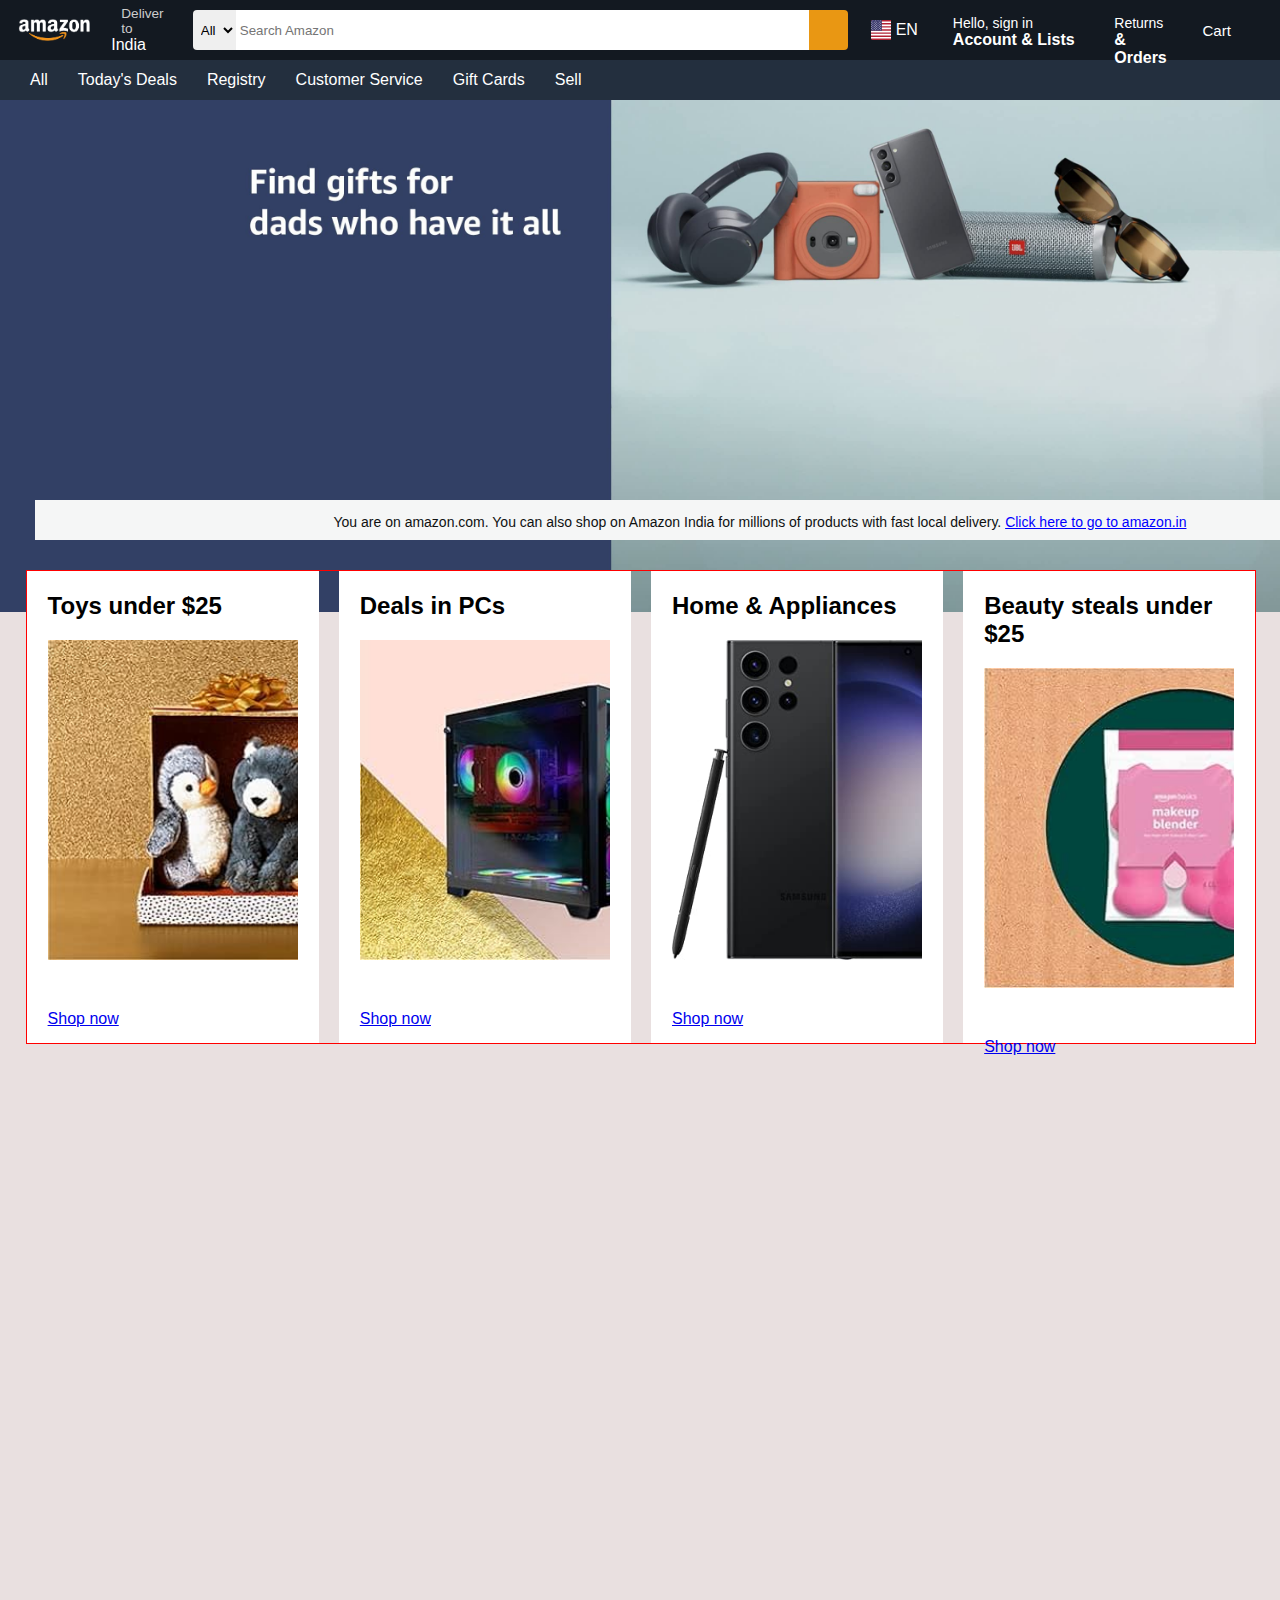
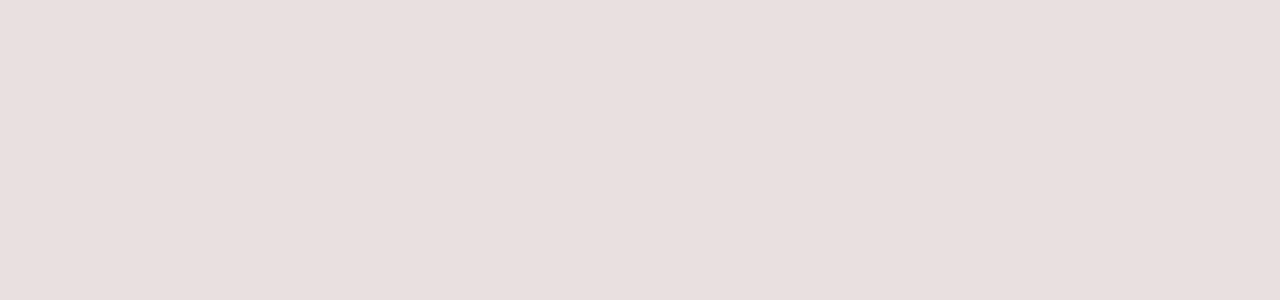
<file: Amazon clone/index.html>
<!DOCTYPE html>
<html>
  <head>
    <title> Amzon_clone </title>
    <link rel="stylesheet" href="https://cdnjs.cloudflare.com/ajax/libs/font-awesome/6.5.1/css/all.min.css" integrity="sha512-DTOQO9RWCH3ppGqcWaEA1BIZOC6xxalwEsw9c2QQeAIftl+Vegovlnee1c9QX4TctnWMn13TZye+giMm8e2LwA==" crossorigin="anonymous" referrerpolicy="no-referrer" />
    <link rel="stylesheet" href="header.css">
    <link rel="stylesheet" href="general.css">
    <link rel="stylesheet" href="body.css">
    <link rel="icon" type="image/x-icon" href="images/amazon-fill (1).svg">
  </head>
  <body style="background-color: rgb(233, 224, 224);">
    <div class="header">
      <div class="logo" style="background-image: url(images/amazon_logo.png);"> </div>

      <div class="address">
        <p class="add1">Deliver to</p>
        <div class="add2">
          <i class="fa-solid fa-location-dot"></i>
          <p class="add2">India</p>
        </div>
      </div>

      <div class="search-bar">
        <select class="filter">
          <option> All </option>
        </select>
        <input class="searchbox" type="text" placeholder="Search Amazon">
        <div class="search-icon">
          <i class="fa-solid fa-magnifying-glass" style="color: #beb3b3;"></i>
        </div>
      </div>

      <div  class="language">
        <div class="flag"></div>
        <div> EN </div>
        <div class="icon">
          <i class="fa-solid fa-caret-down"></i>
        </div>
      </div>

      <div class="signin" style="width: 160px;">
        <div class="signin-text">
          <div id="sign-in"> Hello, sign in </div>
          <div id="acc"> 
            Account & Lists
            <i class="fa-solid fa-caret-down"></i>
           </div>
        </div>
      </div>

      <div class="signin" style="width: 80px;">
        <div class="signin-text">
          <div id="sign-in"> Returns </div>
          <div id="acc"> 
            & Orders
           </div>
        </div>
      </div>

      <div class="cart-sec">
        <div class="cart-icon">
          <i class="fa-solid fa-cart-shopping"></i>
        </div>
        <div id="cart-text">
          Cart
        </div>
      </div>
    </div>

    <div class="nav-bar">
      <i class="fa-solid fa-bars"></i>
      <p>All</p>
      <p>Today's Deals</p>
      <p>Registry</p>
      <p>Customer Service</p>
      <p>Gift Cards</p>
      <p>Sell</p>
    </div>



    <div class="hero-section">
      <div class="hero-text"> 
        <p class="hero-msg">
          You are on amazon.com. You can also shop on Amazon India for millions of products with fast local delivery. <a style="color: blue;" href="https://www.amazon.in/?ref=aisgw_intl_stripe_in"> Click here to go to amazon.in</a>
        </p>
      </div>
    </div>

    <div class="product-category" style="border: 1px solid red;">
      <div class="category">
        <div class="box-content">
          <h2> Toys under $25 </h2>
          <div class="category-img" style="  background-image: url(imgs/box2_img.jpg);"></div>
          <p> 
            <a href="index.html"> Shop now </a>
          </p>
        </div>
      </div>

      <div class="category">
        <div class="box-content">
          <h2> Deals in PCs </h2>
          <div class="category-img" style="  background-image: url(imgs/box3_img.jpg);"></div>
          <p> 
            <a href="index.html"> Shop now </a>
          </p>
        </div>
      </div>

      <div class="category">
        <div class="box-content">
          <h2> Home & Appliances </h2>
          <div class="category-img" style="  background-image: url(images/box4_image.jpg);"></div>
          <p> 
            <a href="index.html"> Shop now </a>
          </p>
        </div>
      </div>

      <div class="category">
        <div class="box-content">
          <h2> Beauty steals under $25 </h2>
          <div class="category-img" style="  background-image: url(imgs/box7_img.jpg);"></div>
          <p> 
            <a href="index.html"> Shop now </a>
          </p>
        </div>
      </div>
    </div>
    


    <!-- 
.loc-icon {
  display: flex;
  border: 1px solid blue;
  font-size: 18px;
  width: 15px;
  height: 50px;
  align-items: end;
}

.add {
  border: 1px solid blue;
  height: 50px;
}

.deliver-text {
  font-size: 12px;
}

.location {
  font-size: 16px;
}
-->
    <!-- 
      <div class="category">
        <div class="box-content">
          <h2> Home & Appliances </h2>
          <div class="category-img" style="display: grid; grid-template-columns: 1fr 1fr;">
            <div class="sub-content">
              <div class="sub-img" style="background-image: url(imgs/box1_img1.jpg);"></div>
              <p> Headsets </p>
            </div>
            <div class="sub-content">
              <div class="sub-img" style="background-image: url(imgs/box1_img2.jpg);"></div>
              <p> Keyboards </p>
            </div>
            <div class="sub-content">
              <div class="sub-img" style="background-image: url(imgs/box1_img3.jpg);"></div>
              <p> Computer mice </p>
            </div>
            <div class="sub-content">
              <div class="sub-img" style="background-image: url(imgs/box1_img4.jpg);"></div>
              <p> Chairs </p>
            </div>
          </div>
          <p> 
            <a href="index.html"> Shop now </a>
          </p>
        </div>
      </div>
    -->
    
  </body>
</html>
</file>
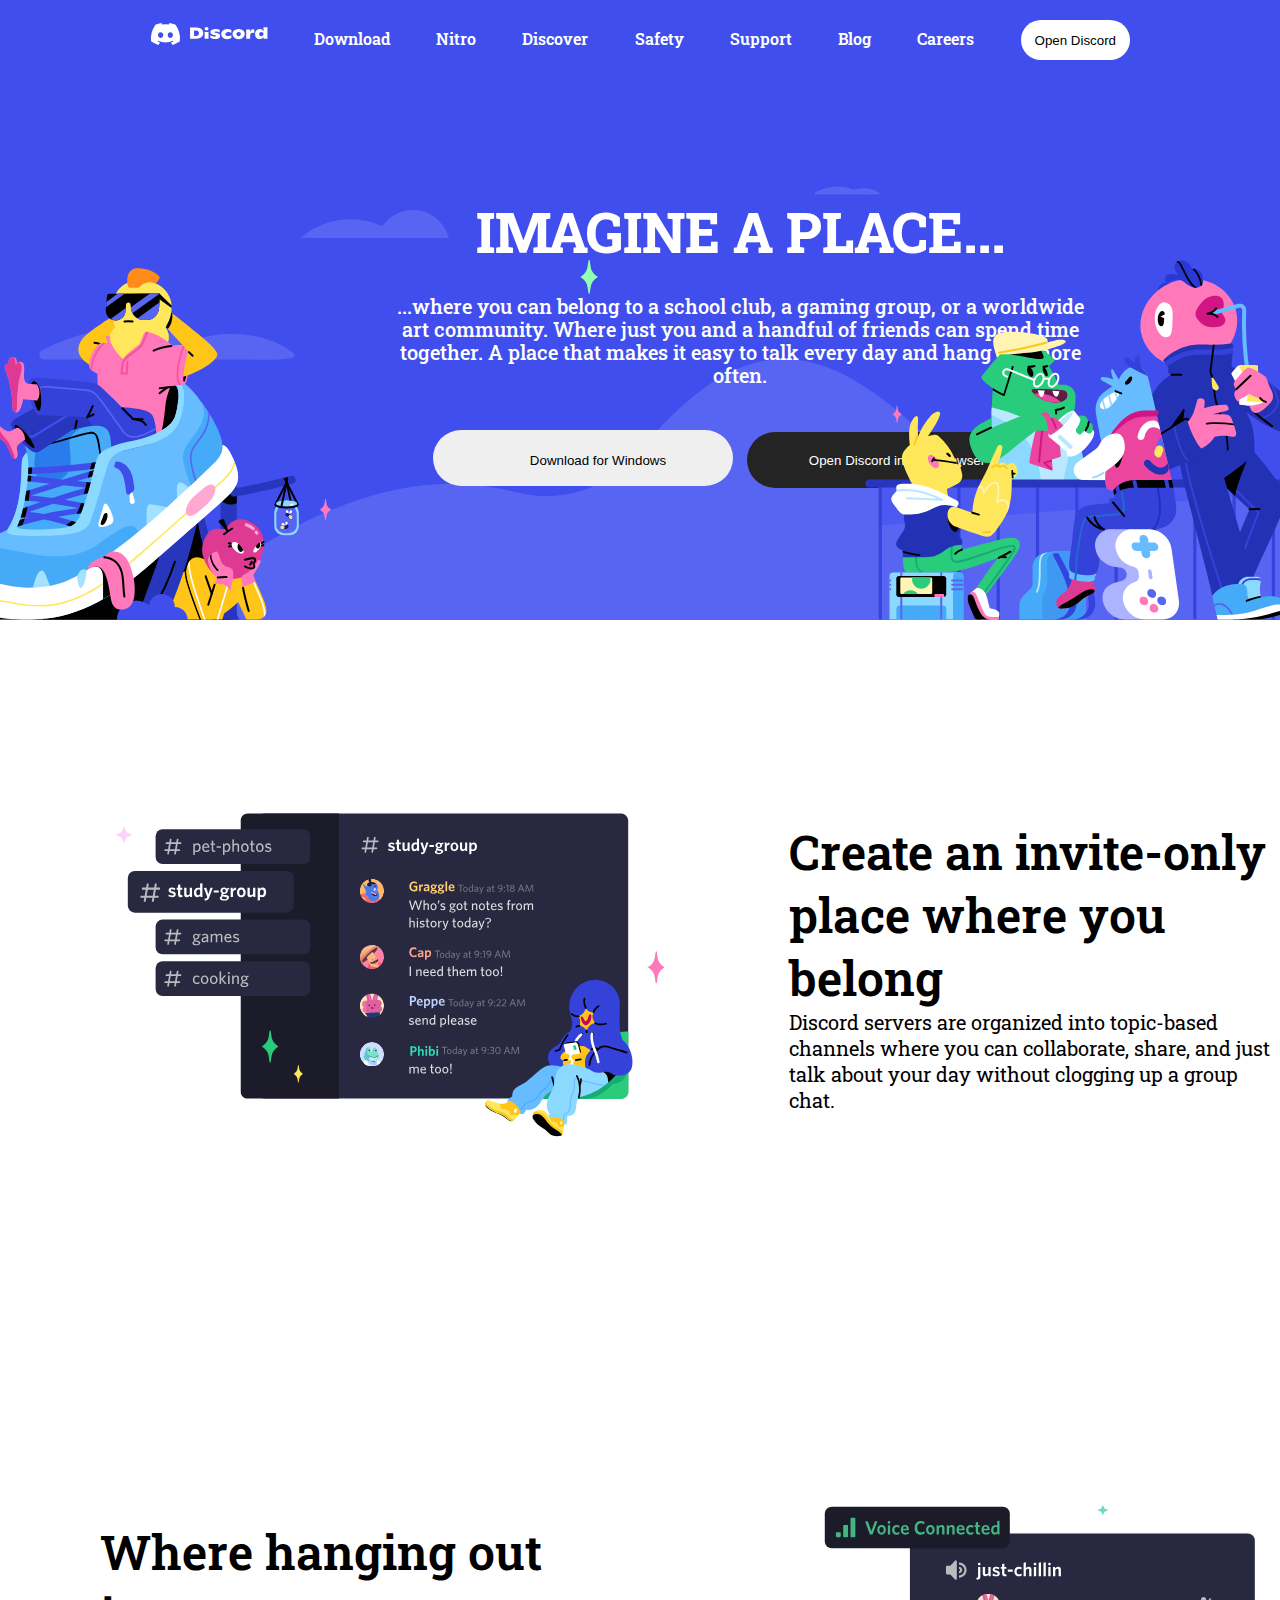
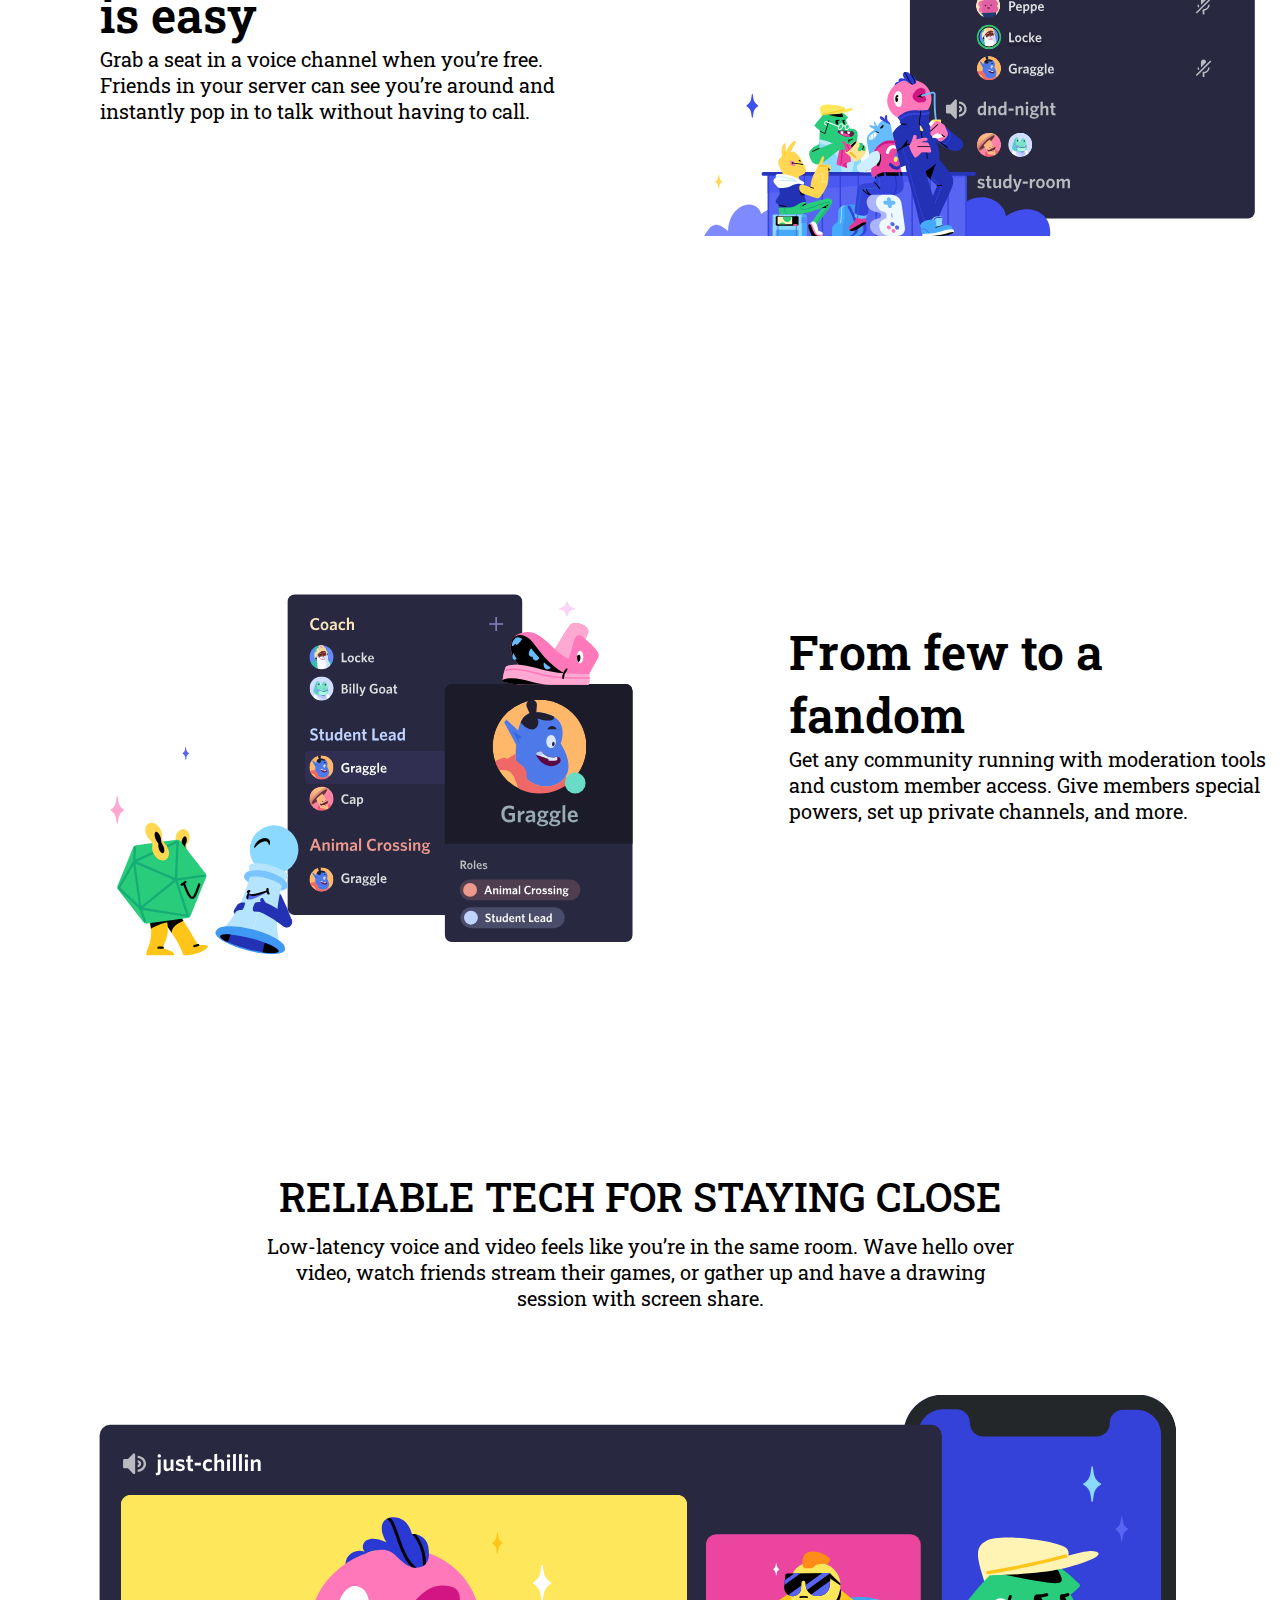
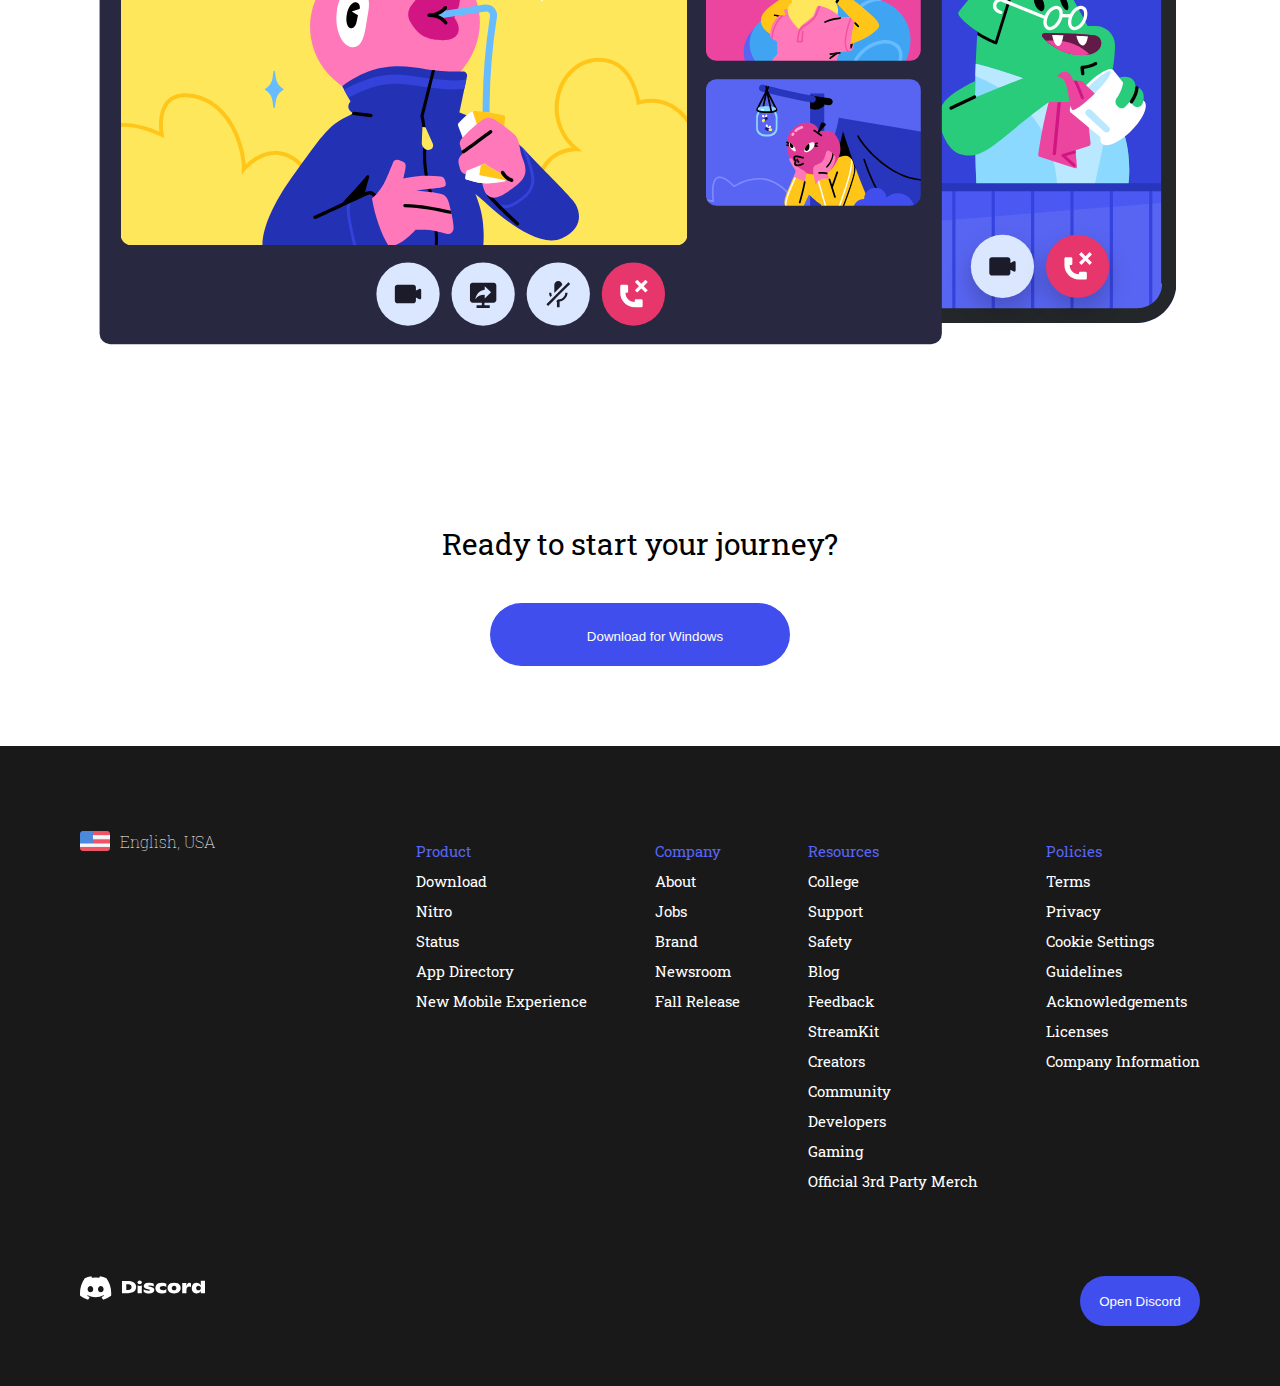
<file: Discord Clone/index.html>
<!DOCTYPE html>
<html>
  <head>
    <title>Discord Clone</title>
    <link rel="stylesheet" href="https://cdnjs.cloudflare.com/ajax/libs/font-awesome/6.5.1/css/all.min.css" integrity="sha512-DTOQO9RWCH3ppGqcWaEA1BIZOC6xxalwEsw9c2QQeAIftl+Vegovlnee1c9QX4TctnWMn13TZye+giMm8e2LwA==" crossorigin="anonymous" referrerpolicy="no-referrer" />
    <link rel="stylesheet" href="header.css">
    <link rel="stylesheet" href="general.css">
    <link rel="stylesheet" href="body.css">
    <link rel="stylesheet" href="footer.css">
    <link rel="icon" type="image/x-icon" href="images/favicon.ico">
  </head>
  <body>
    <div class="hero-sec">
      <div class="header">
        <div class="logo" style="background-image: url(images/discord-logo-white.svg);">
        </div>
        <div class="header-content">
          <div class="menu">Download</div>
          <div class="menu">Nitro</div>
          <div class="menu">Discover</div>
          <div class="menu">Safety</div>
          <div class="menu">Support</div>
          <div class="menu">Blog</div>
          <div class="menu">Careers</div>
        </div>
        <button class="menu-btn">Open Discord</button>
      </div>

      <div class="hero-content">
        <div class="hero-text">
          <p class="p1">IMAGINE A PLACE...</p>
          <p class="p2">...where you can belong to a school club, a gaming group, or a worldwide art community. Where just you and a handful of friends can spend time together. A place that makes it easy to talk every day and hang out more often.</p>
          <div class="btn-sec">
            <button class="download">
              <i class="fa-solid fa-arrow-down"></i>
              Download for Windows
            </button>
            <button class="browser">Open Discord in your browser</button>
          </div>
        </div>
      </div>
      <img class="img1" src="images/header1 image.svg">
      <img class="img2" src="images/header image2.svg">
    </div>

    <div class="body-sec">
      <div class="img-sec">
        <img src="images/body image1.svg">
      </div>
      <div class="text-sec">
        <p class="first-p">Create an invite-only place where you belong</p>
        <p class="second-p">Discord servers are organized into topic-based channels where you can collaborate, share, and just talk about your day without clogging up a group chat.</p>
      </div>
    </div>

    <div class="body-sec">
      <div class="text-sec">
        <p class="first-p">
          Where hanging out is easy
        </p>
        <p class="second-p">
          Grab a seat in a voice channel when you’re free. Friends in your server can see you’re around and instantly pop in to talk without having to call.
        </p>
      </div>
      <div class="img-sec">
        <img src="images/body image2.svg">
      </div>
    </div>

    <div class="body-sec">
      <div class="img-sec">
        <img src="images/body image3.svg">
      </div>
      <div class="text-sec">
        <p class="first-p">From few to a fandom</p>
        <p class="second-p">Get any community running with moderation tools and custom member access. Give members special powers, set up private channels, and more.</p>
      </div>
    </div>

    <div class="footer-hero">
      <div class="footer-text">
        <p class="t1">RELIABLE TECH FOR STAYING CLOSE</p>
        <p class="t2">Low-latency voice and video feels like you’re in the same room. Wave hello over video, watch friends stream their games, or gather up and have a drawing session with screen share.</p>
      </div>
      <div class="footer-img">
        <img src="images/footer image.svg">
      </div>
    </div>
    
    <div class="down-div">
      <p>Ready to start your journey?</p>
      <button class="footer-btn">
        <i class="fa-solid fa-arrow-down"></i>
        Download for Windows
      </button>
    </div>
    <div class="footer-sec">
      <div class="footer">
        <div class="left-sec">
          <div class="lang">
            <img src="images/e6d6b255259ac878d00819a9555072ad.png" class="flag">
            English, USA
            <i class="fa-solid fa-angle-down"></i>
          </div>
          <div class="footer-icons">
            <i class="fa-brands fa-twitter"></i>
            <i class="fa-brands fa-instagram"></i>
            <i class="fa-brands fa-square-facebook"></i>
            <i class="fa-brands fa-youtube"></i>
            <i class="fa-brands fa-tiktok"></i>
          </div>
        </div>
        <div class="footer-content">
          <div class="footer-menu">
            <p class="title">Product</p>
            <p>Download</p>
            <p>Nitro</p>
            <p>Status</p>
            <p>App Directory</p>
            <p>New Mobile Experience</p>
          </div>
          <div class="footer-menu">
            <p class="title">Company</p>
            <p>About</p>
            <p>Jobs</p>
            <p>Brand</p>
            <p>Newsroom</p>
            <p>Fall Release</p>        
          </div>
          <div class="footer-menu">
            <p class="title">Resources</p>
            <p>College</p>
            <p>Support</p>
            <p>Safety</p>
            <p>Blog</p>
            <p>Feedback</p>
            <p>StreamKit</p>
            <p>Creators</p>
            <p>Community</p>
            <p>Developers</p>
            <p>Gaming</p>
            <p>Official 3rd Party Merch</p> 
          </div>
          <div class="footer-menu">
            <p class="title">Policies</p>
            <p>Terms</p>
            <p>Privacy</p>
            <p>Cookie Settings</p>
            <p>Guidelines</p>
            <p>Acknowledgements</p>
            <p>Licenses</p>
            <p>Company Information</p>
          </div>
        </div>
      </div>

      

      <div class="footer-div">
        <div class="logo" style="background-image: url(images/discord-logo-white.svg);"></div>
        <button>Open Discord</button>
      </div>
    </div>
  </body>
</html>
</file>
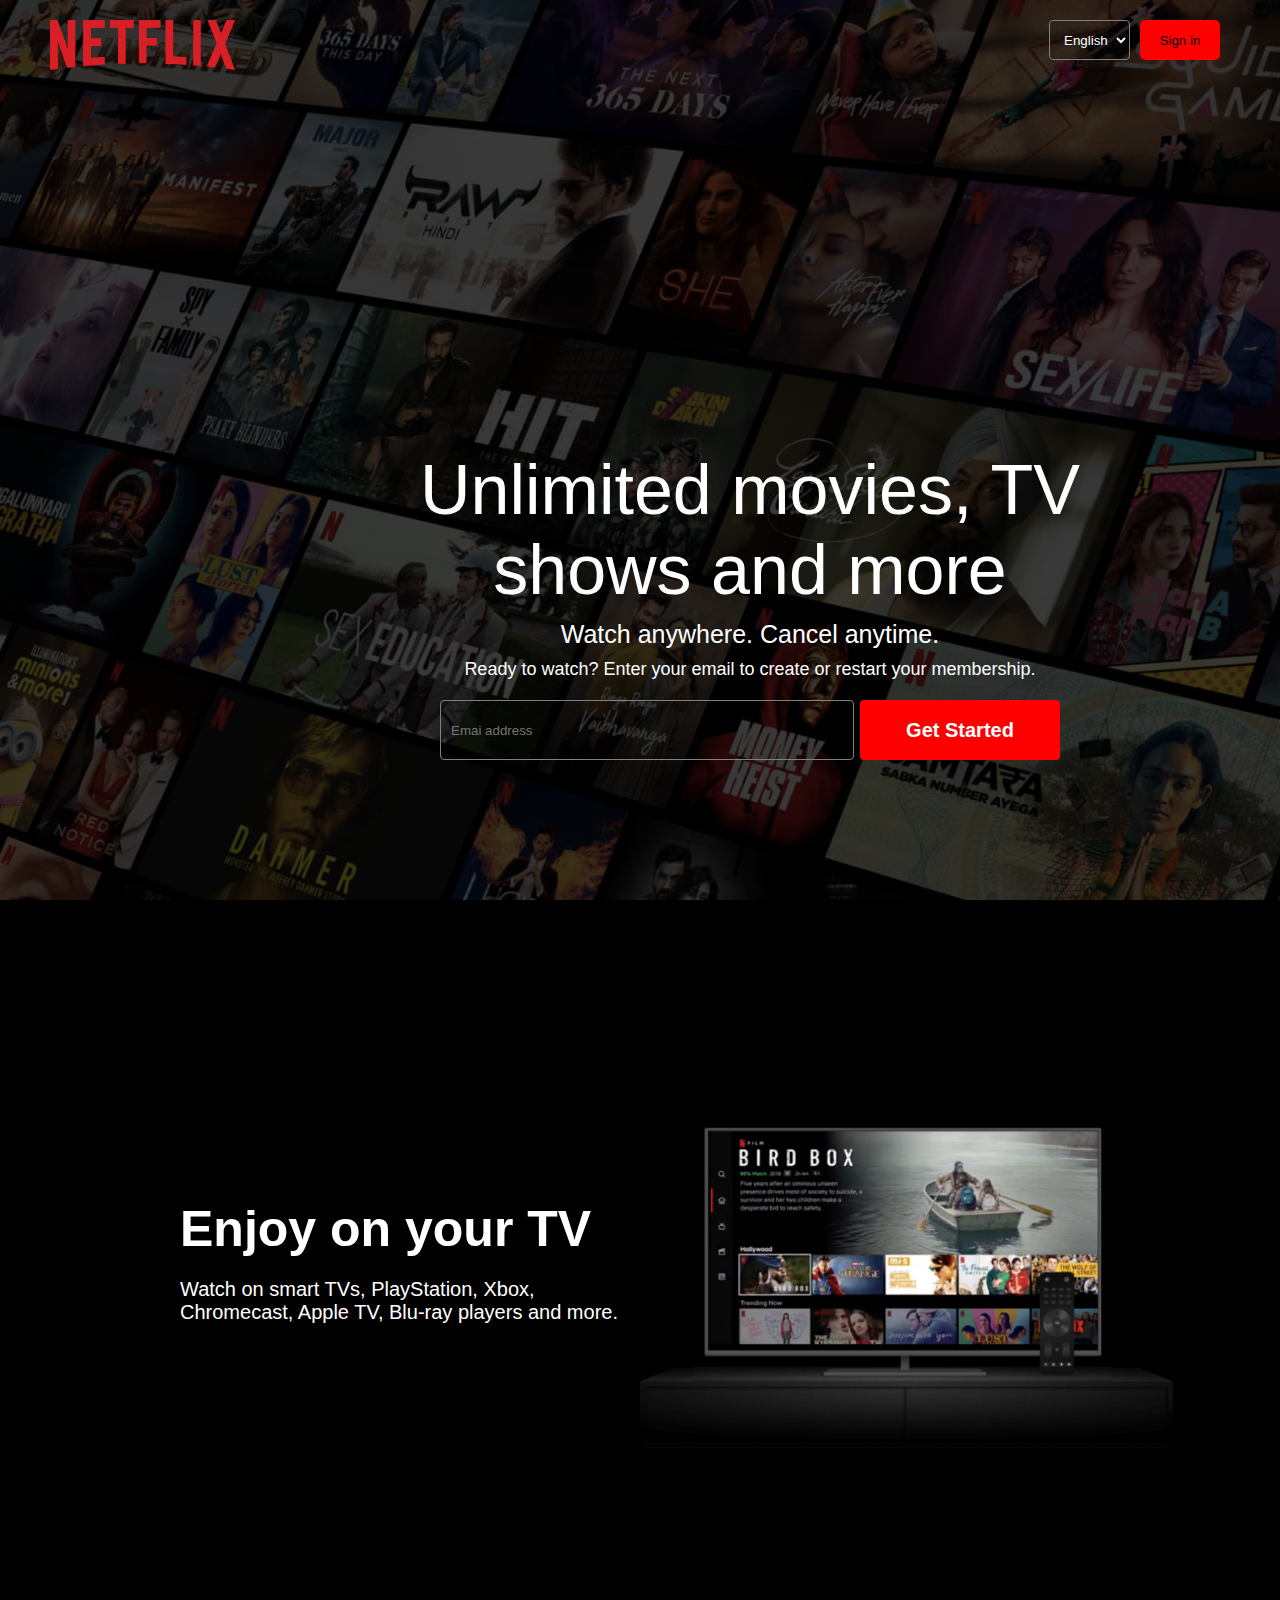
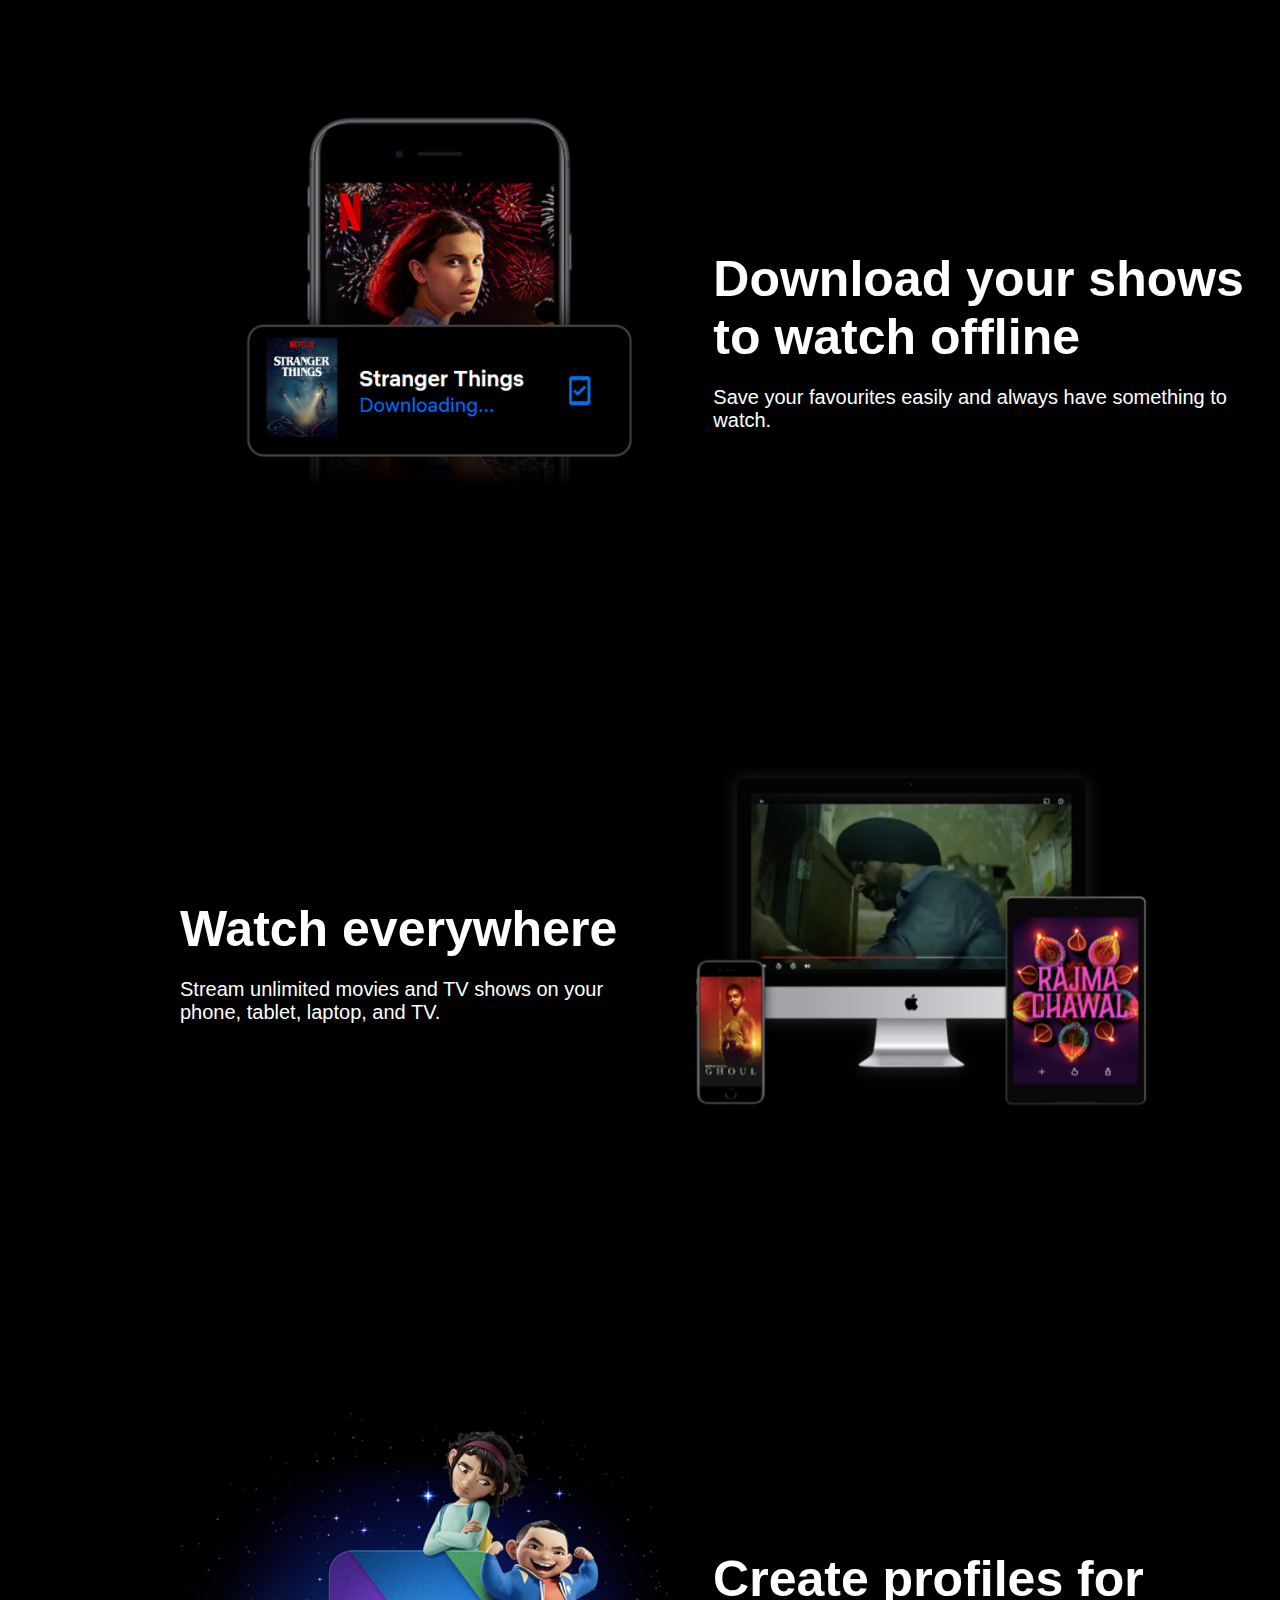
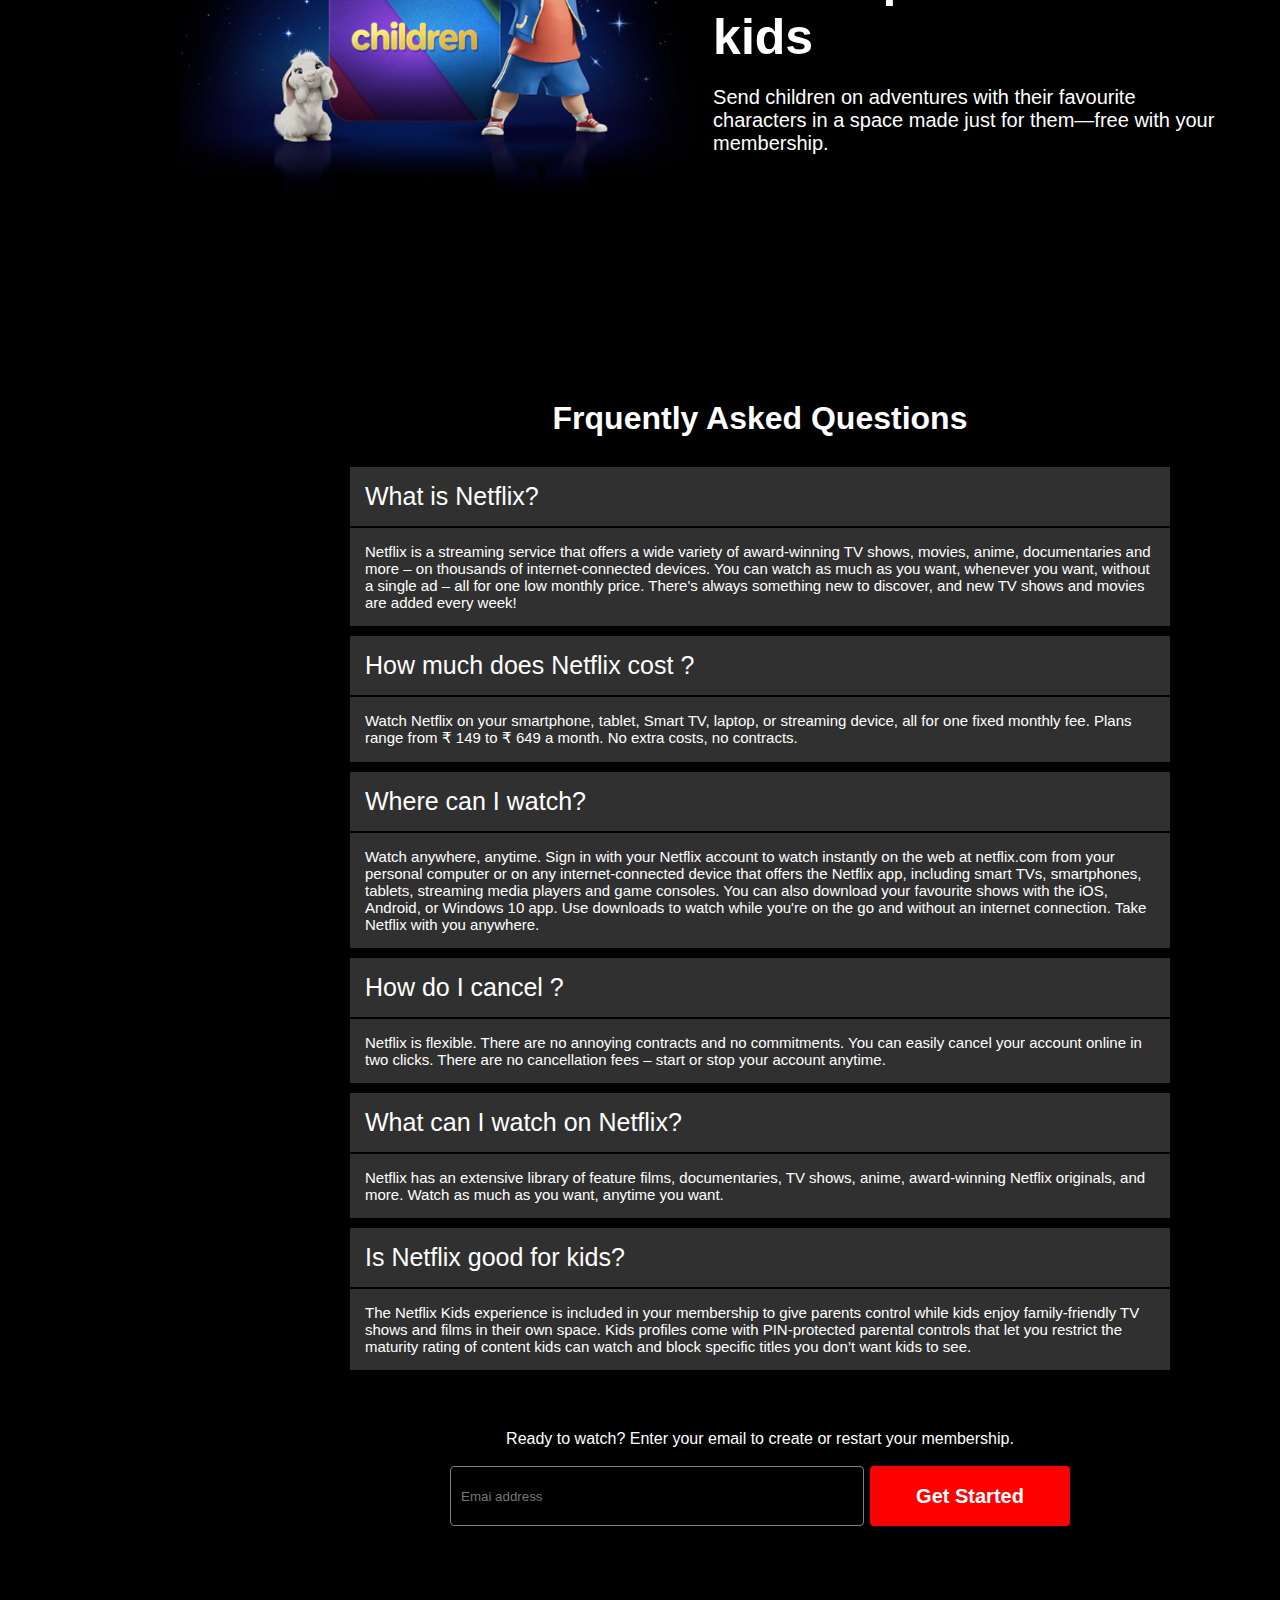
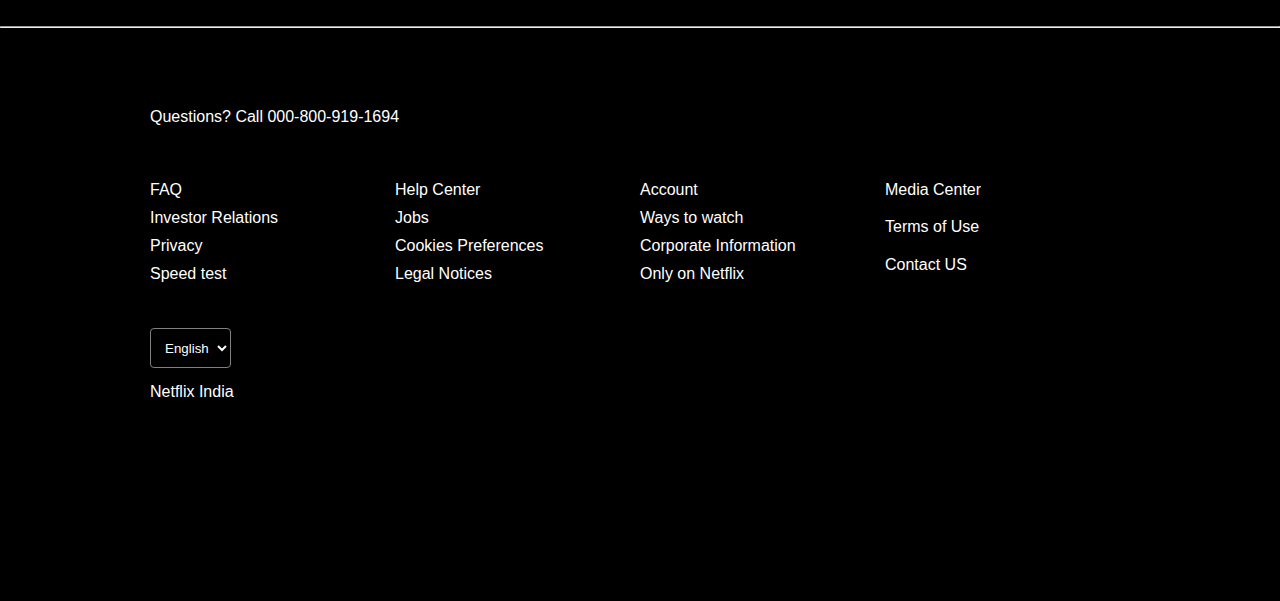
<file: Netflix clone/index.html>
<!DOCTYPE html>
<html>
  <head>
    <title> Netflix Clone </title>
    <link rel="icon" type="image/x-icon" href="images/site-logo.png">
    <link rel="stylesheet" href="general.css">
    <link rel="stylesheet" href="header.css">
    <link rel="stylesheet" href="body.css">
    <link rel="stylesheet" href="footer.css">
  </head>
  <body>
    <div class="firstdiv">
      <div class="header">
        <div class="left-sec">
          <img class="logo" src="images/logo.png">
        </div>
        <div class="right-sec">
          <div class="select-menu">
            <select id="language">
              <option> English </option>
              <option> हिन्दी </option>
            </select>
          </div>
          <button class="signin-button">
            Sign in
          </button>
        </div>
      </div>
      <div class="sign-page">
        <div class="paragraph">
          <p class="p1"> Unlimited movies, TV shows and more </p>
          <p class="p2"> Watch anywhere. Cancel anytime. </p>
          <p class="p3"> Ready to watch? Enter your email to create or restart your membership. </p>
        </div>
  
        <div class="container">
          <input class="signup" type="email" placeholder="Emai address">
          <button class="get-started-button"> Get Started </button>
        </div>
      </div>
    </div>


    <div class="temp">
      <div class="ad1" id="ad-left">
        <p class="f1">
          Enjoy on your TV
        </p>
        <p class="f2">
          Watch on smart TVs, PlayStation, Xbox, Chromecast, Apple TV, Blu-ray players and more.
        </p>
      </div>
      <div class="ad-img"> 
        <img class="featureimg" src="images/feature-1.png">
      </div>
    </div>

    <div class="temp"> 
      <div class="ad-img-left"> 
        <img class="featureimg" src="images/feature-2.png"> 
      </div>
      <div class="ad1" id="ad-right"> 
        <p class="f1">
          Download your shows to watch offline
        </p>
        <p class="f2"> 
          Save your favourites easily and always have something to watch. 
      </p>
    </div>
    </div>

    <div class="temp">
      <div class="ad1" id="ad-left">
        <p class="f1">
          Watch everywhere
        </p>
        <p class="f2">
          Stream unlimited movies and TV shows on your phone, tablet, laptop, and TV.
        </p>
      </div>
      <div class="ad-img">
        <img class="featureimg" src="images/feature-3.png">
      </div>
    </div>

    <div class="temp">
      <div class="ad-img-left">
        <img class="featureimg" src="images/feature-4.png">
      </div>
      <div class="ad1" id="ad-right">
        <P class="f1">
          Create profiles for kids
        </P>
        <p class="f2">
          Send children on adventures with their favourite characters in a space made just for them—free with your membership.
        </p>
      </div>
    </div>

    <div class="faq">
      <h1 id="h1"> Frquently Asked Questions </h1>
      <div>
        <p class="question">
          What is Netflix?
        </p> 
        <p class="des">
          Netflix is a streaming service that offers a wide variety of award-winning TV shows, movies, anime, documentaries and more – on thousands of internet-connected devices. You can watch as much as you want, whenever you want, without a single ad – all for one low monthly price. There's always something new to discover, and new TV shows and movies are added every week! 
        </p>
      </div>
      <div>
        <p class="question">
          How much does Netflix cost ?
        </p> 
        <p class="des">
          Watch Netflix on your smartphone, tablet, Smart TV, laptop, or streaming device, all for one fixed monthly fee. Plans range from ₹ 149 to ₹ 649 a month. No extra costs, no contracts.
        </p>
      </div> 
      <div>
        <p class="question">
          Where can I watch?
        </p> 
        <p class="des">
          Watch anywhere, anytime. Sign in with your Netflix account to watch instantly on the web at netflix.com from your personal computer or on any internet-connected device that offers the Netflix app, including smart TVs, smartphones, tablets, streaming media players and game consoles. You can also download your favourite shows with the iOS, Android, or Windows 10 app. Use downloads to watch while you're on the go and without an internet connection. Take Netflix with you anywhere.
        </p>
      </div>
      <div>
        <p class="question">
          How do I cancel ?
        </p>       
        <p class="des">
          Netflix is flexible. There are no annoying contracts and no commitments. You can easily cancel your account online in two clicks. There are no cancellation fees – start or stop your account anytime.
        </p>
      </div>
      <div>
        <p class="question">
          What can I watch on Netflix?
        </p>         
        <p class="des">
          Netflix has an extensive library of feature films, documentaries, TV shows, anime, award-winning Netflix originals, and more. Watch as much as you want, anytime you want.
        </p>
      </div>
      <div>
        <p class="question">
          Is Netflix good for kids?
        </p> 
        <p class="des">
          The Netflix Kids experience is included in your membership to give parents control while kids enjoy family-friendly TV shows and films in their own space. Kids profiles come with PIN-protected parental controls that let you restrict the maturity rating of content kids can watch and block specific titles you don’t want kids to see.
        </p>
      </div>

      <div class="membership">
          Ready to watch? Enter your email to create or restart your membership.
      </div>
      <div class="container">
        <input class="signup" id="second-signup" type="email" placeholder="Emai address">
        <button class="get-started-button"> Get Started </button>
      </div>
    </div>

    <hr />

    <div class="final-section">
      <div class="number"> 
        Questions? Call 000-800-919-1694 
      </div>

      <div class="sections">
        <div class="subsections">
          <p class="faq-points">FAQ</p>
          <p class="faq-points">Investor Relations</p>
          <p class="faq-points">Privacy</p>
          <p class="faq-points">Speed test</p>
        </div>
        <div class="subsections">
          <p class="faq-points">Help Center</p>
          <p class="faq-points">Jobs</p>
          <p class="faq-points">Cookies Preferences</p>
          <p class="faq-points">Legal Notices</p>
        </div>
        <div class="subsections">
          <p class="faq-points">Account</p>
          <p class="faq-points">Ways to watch</p>
          <p class="faq-points">Corporate Information</p>
          <p class="faq-points">Only on Netflix</p>
        </div>
        <div class="subsections">
          <p class="faq-points">Media Center</p>
          <p class="faq-points">Terms of Use</p>
          <p class="faq-points">Contact US</p>
        </div>
      </div>
    </div>

    <div class="select-menu">
      <select class="language" id="second-btn">
        <option> English </option>
        <option> हिन्दी </option>
      </select>
    </div>

    <p class="netflix-india"> Netflix India </p>

  </body>
</html>
</file>
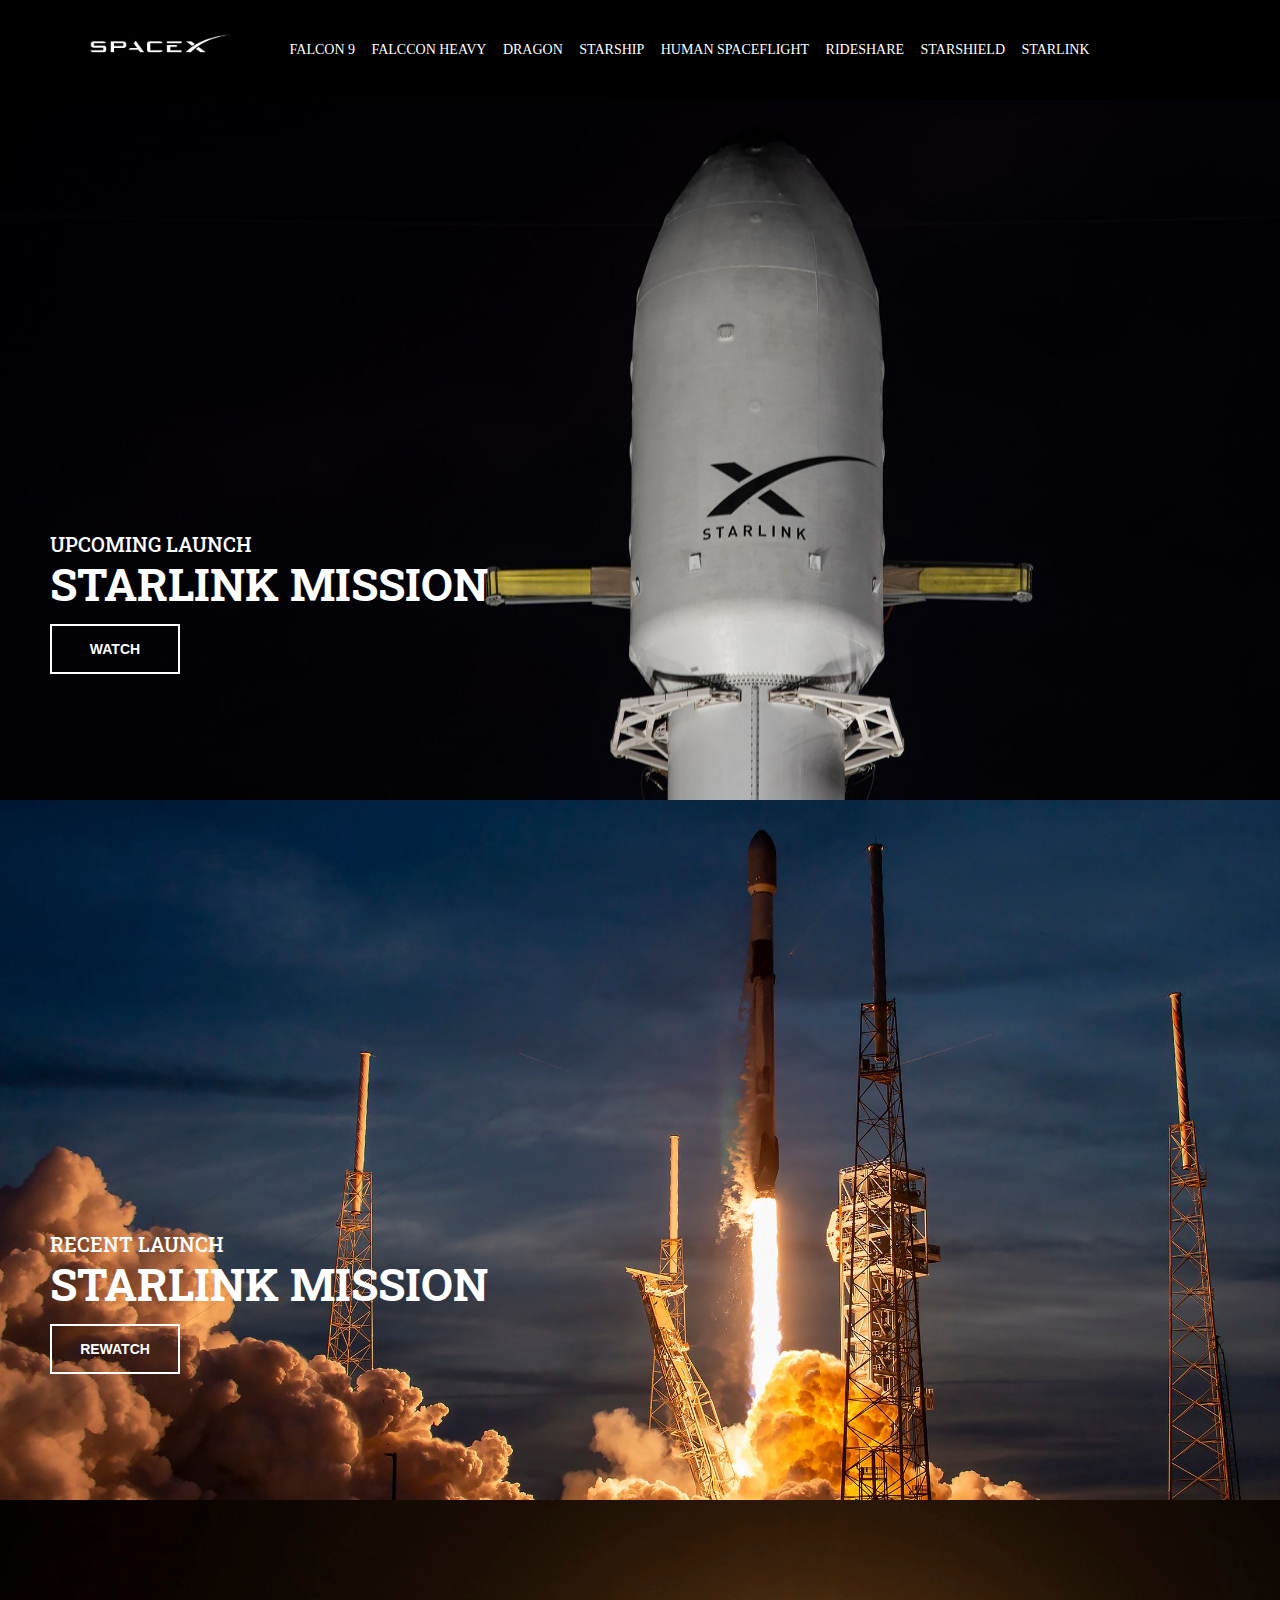
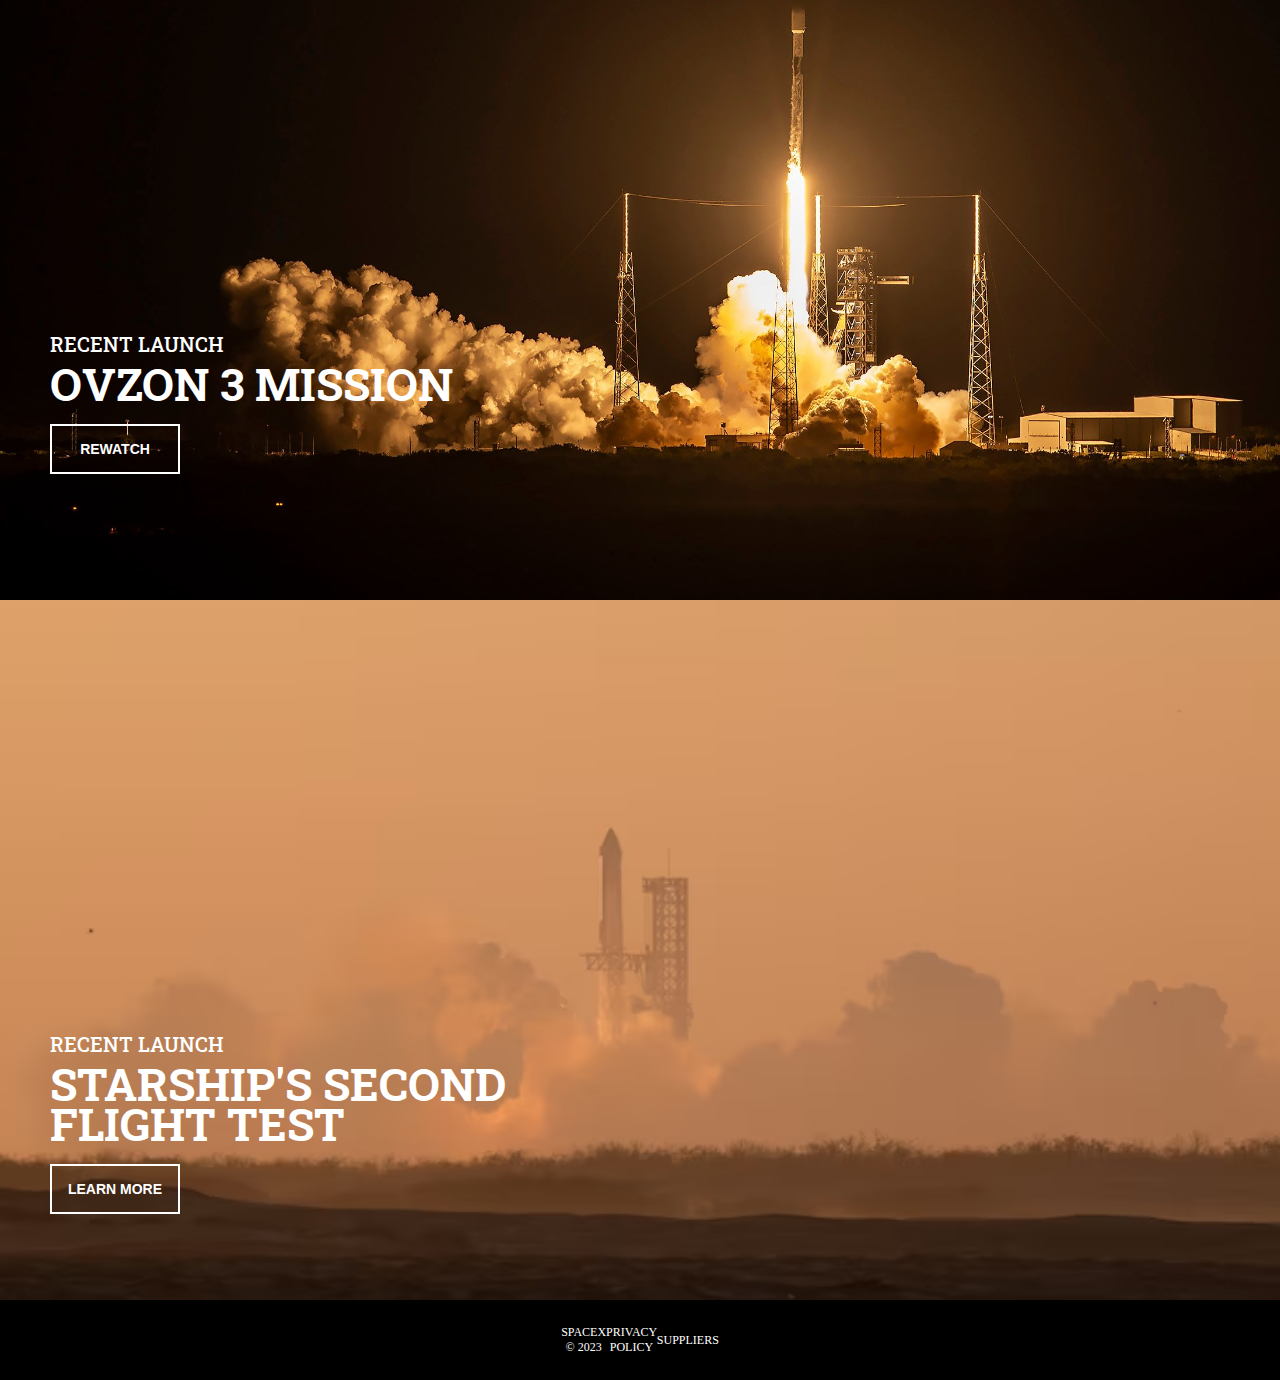
<file: SpaceX clone/index.html>
<!DOCTYPE html>
<html>
  <head>
    <title> SpaceX clone</title>
    <link rel="icon" type="image/x-icon" href="images/favicon.ico">
    <link rel="stylesheet" href="general.css">
    <link rel="stylesheet" href="header.css">
    <link rel="stylesheet" href="BODY.CSS">
    <link rel="stylesheet" href="https://cdnjs.cloudflare.com/ajax/libs/font-awesome/6.5.1/css/all.min.css" integrity="sha512-DTOQO9RWCH3ppGqcWaEA1BIZOC6xxalwEsw9c2QQeAIftl+Vegovlnee1c9QX4TctnWMn13TZye+giMm8e2LwA==" crossorigin="anonymous" referrerpolicy="no-referrer" />
  </head>
  <body>
    <div class="header-section">
      <div class="left-sec">
        <img src="images/logo.jpeg" class="logo">
      </div>
      <div class="middle-sec">
        <div class="menu-content">FALCON 9</div>
        <div class="menu-content">FALCCON HEAVY</div>
        <div class="menu-content">DRAGON</div>
        <div class="menu-content">STARSHIP</div>
        <div class="menu-content">HUMAN SPACEFLIGHT</div> 
        <div class="menu-content">RIDESHARE</div>
        <div class="menu-content">STARSHIELD</div>
        <div class="menu-content">STARLINK</div>
      </div>
      <div class="right-sec">
        <div class="menu-content">SHOP</div>
        <i class="fa-solid fa-bars"></i>
      </div>
    </div>
    <div style="background-image: url(images/Launch_Page_Starlink1_vertical_18_DESKTOP_c851b30656.jpg);" class="inner-sec">
      <div class="description">
        <p class="p1">UPCOMING LAUNCH</p>
        <p class="p2">STARLINK MISSION</p>
        <button>WATCH</button>
      </div>
    </div>
    <div style="background-image: url(images/Star6_35_010724_IMG_7612_desktop_01094e8952.jpg);" class="inner-sec">
      <div class="description">
        <p class="p1">RECENT LAUNCH</p>
        <p class="p2">STARLINK MISSION</p>
        <button>REWATCH</button>
      </div>
    </div>
    <div style="background-image: url(images/Ovzon_2_pad39a_DSC_9714_desktop_0ba1bb174e.jpg);" class="inner-sec">
      <div class="description">
        <p class="p1">RECENT LAUNCH</p>
        <p class="p2">OVZON 3 MISSION</p>
        <button>REWATCH</button>
      </div>
    </div>
    <div style="background-image: url(images/starship\ second\ flight\ tex);" class="inner-sec">
      <div class="description">
        <p class="p1">RECENT LAUNCH</p>
        <p class="p2">STARSHIP'S SECOND FLIGHT TEST</p>
        <button>LEARN MORE</button>
      </div>
    </div>
    <div class="footer">
      <div class="footer-div">
        <p>SPACEX © 2023</p>
        <a>PRIVACY POLICY</a>
        <a>SUPPLIERS</a>
      </div>
      
    </div>

  </body>
</html>
</file>
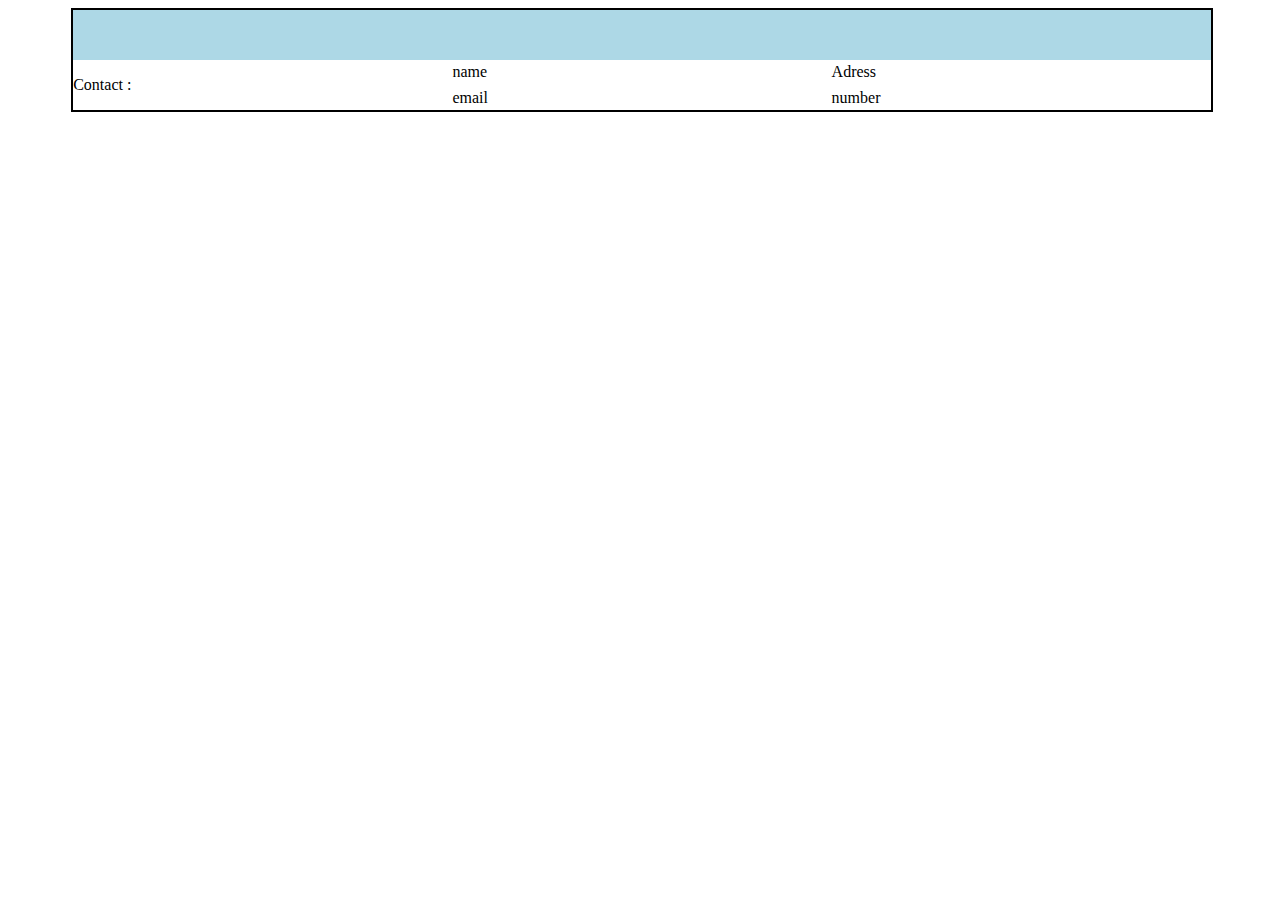
<file: Discord Clone/p.html>
<!DOCTYPE html>
<html>
  <head>
    <style>
      .footer{
        border: 2px solid black;
        width: 90%;
        background-color: lightblue;
        margin-left: 5%;
        height: 100px;
      }

      .footer-sec {
        border: none;
        height: 50px;
        display: flex;
        flex-direction: row;
        background-color: white;
        color: black;
        font-weight: 500;
        margin-top: 50px;
        align-items: center;
      }

      .texts {
        flex: 1;
        line-height: 10px;
      }
      .footer-sec p {

      }
    </style>
  </head>
  <body>
    <div class="footer">
      <div class="footer-sec">
        <div class="texts">Contact :</div>
        <div class="texts">
          <p>name</p>
          <p>email</p>
        </div>
        <div class="texts">
          <p>Adress</p>
          <p>number</p>
        </div>
    
      </div>
    </div>
  </body>
</html>
</file>
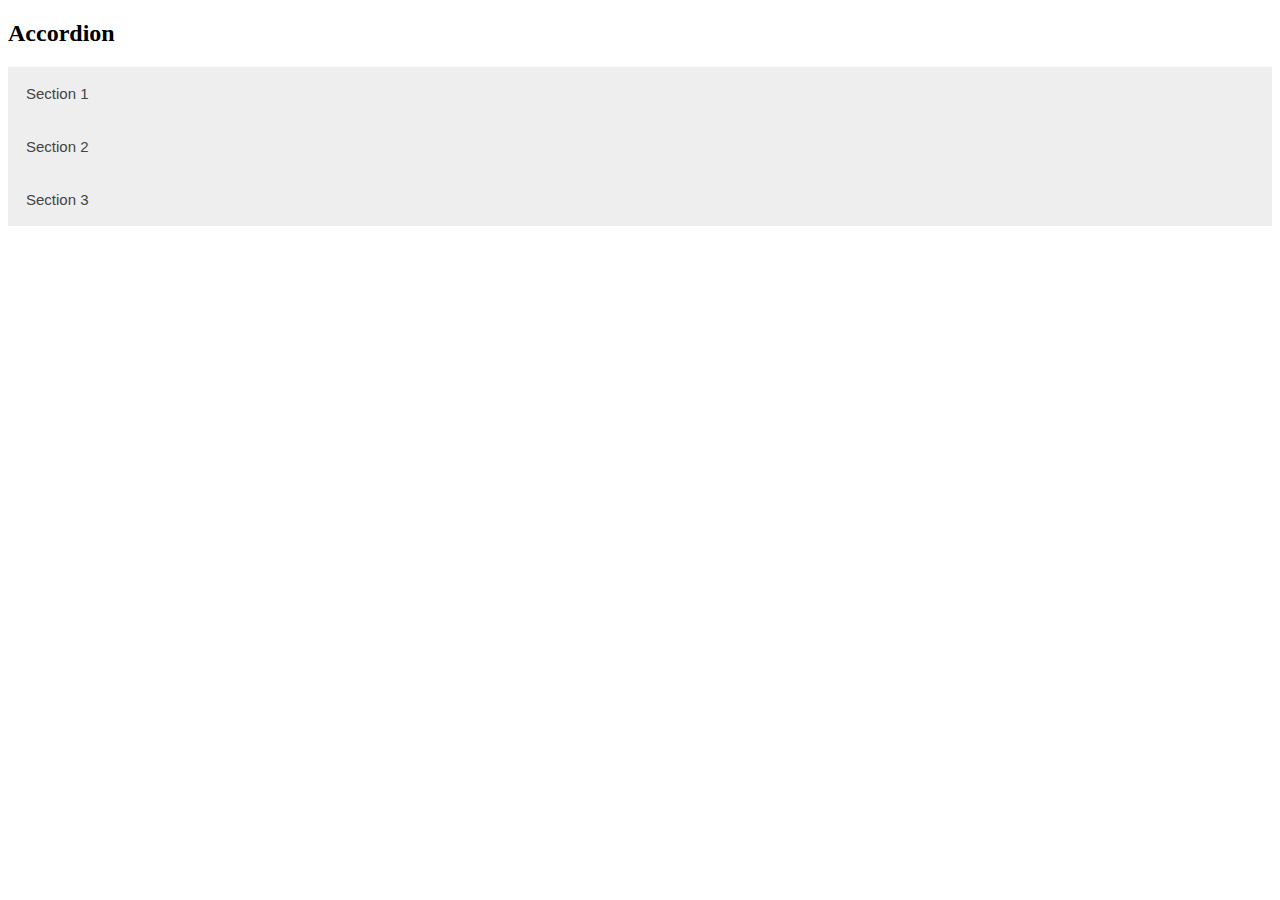
<file: Netflix clone/new.html>
<!DOCTYPE html>
<html>
<head>
<meta name="viewport" content="width=device-width, initial-scale=1">
<style>
.accordion {
  background-color: #eee;
  color: #444;
  cursor: pointer;
  padding: 18px;
  width: 100%;
  border: none;
  text-align: left;
  outline: none;
  font-size: 15px;
  transition: 0.4s;
}

.active, .accordion:hover {
  background-color: #ccc; 
}

.panel {
  padding: 0 18px;
  display: none;
  background-color: white;
  overflow: hidden;
}
</style>
</head>
<body>

<h2>Accordion</h2>

<button class="accordion">Section 1</button>
<div class="panel">
  <p>Lorem ipsum dolor sit amet, consectetur adipisicing elit, sed do eiusmod tempor incididunt ut labore et dolore magna aliqua. Ut enim ad minim veniam, quis nostrud exercitation ullamco laboris nisi ut aliquip ex ea commodo consequat.</p>
</div>

<button class="accordion">Section 2</button>
<div class="panel">
  <p>Lorem ipsum dolor sit amet, consectetur adipisicing elit, sed do eiusmod tempor incididunt ut labore et dolore magna aliqua. Ut enim ad minim veniam, quis nostrud exercitation ullamco laboris nisi ut aliquip ex ea commodo consequat.</p>
</div>

<button class="accordion">Section 3</button>
<div class="panel">
  <p>Lorem ipsum dolor sit amet, consectetur adipisicing elit, sed do eiusmod tempor incididunt ut labore et dolore magna aliqua. Ut enim ad minim veniam, quis nostrud exercitation ullamco laboris nisi ut aliquip ex ea commodo consequat.</p>
</div>

<script>
var acc = document.getElementsByClassName("accordion");
var i;

for (i = 0; i < acc.length; i++) {
  acc[i].addEventListener("click", function() {
    this.classList.toggle("active");
    var panel = this.nextElementSibling;
    if (panel.style.display === "block") {
      panel.style.display = "none";
    } else {
      panel.style.display = "block";
    }
  });
}
</script>

</body>
</html>
</file>
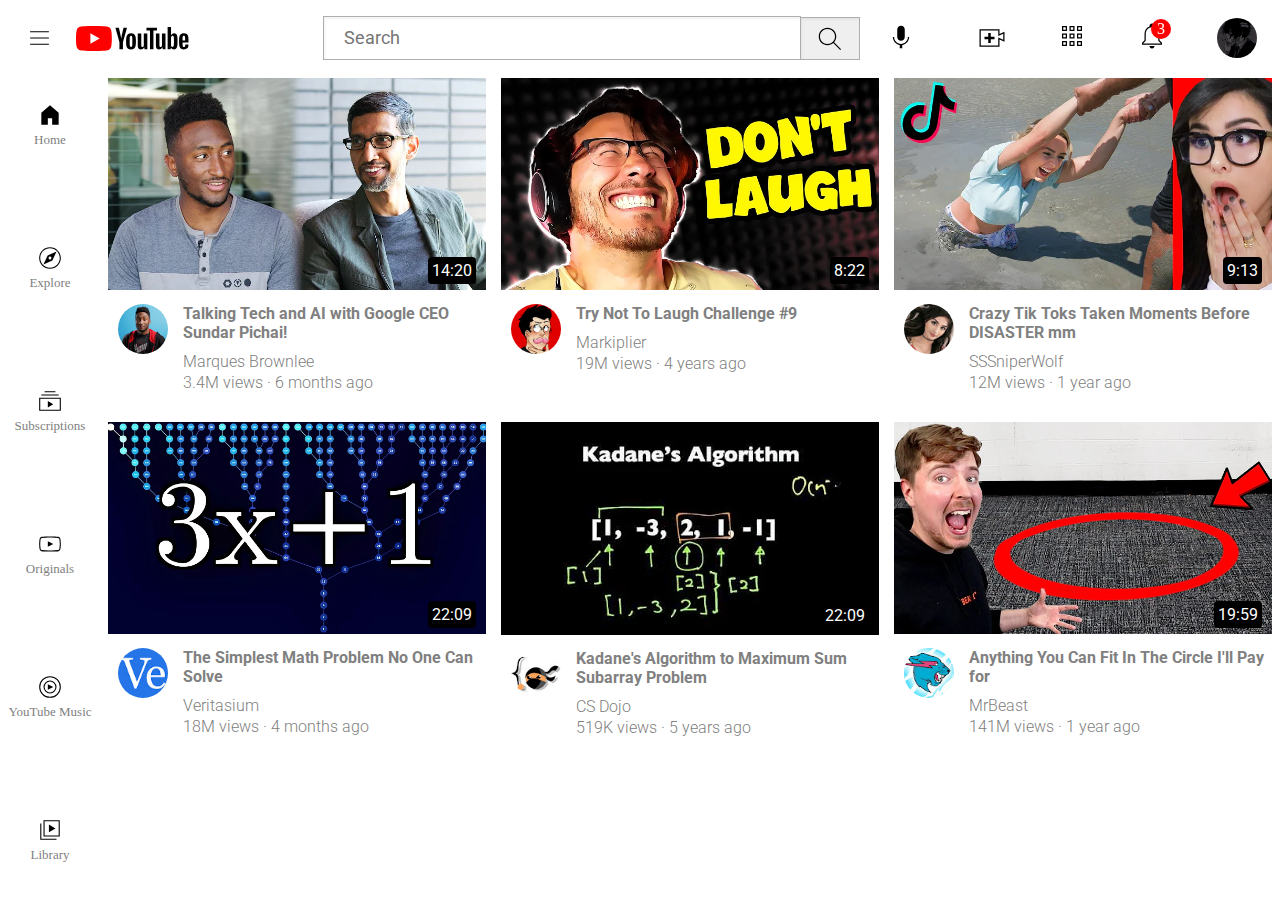
<file: youtube clone/youtube.html>
<!DOCTYPE html>
<html>
  <head>
    <title>youtube.com clone</title>
    <link rel="stylesheet" href="video.css">
    <link rel="stylesheet" href="general.css">
    <link rel="stylesheet" href="header.css">
    <link rel="stylesheet" href="sidebar.css">
    <link rel="preconnect" href="https://fonts.googleapis.com">
    <link rel="preconnect" href="https://fonts.gstatic.com" crossorigin>
    <link href="https://fonts.googleapis.com/css2?family=Roboto:wght@400;500;700&display=swap" 
    rel="stylesheet">
    <link rel="icon" type="image/x-icon" href="images/icons/youtube.png">
  </head>
  <body>
    <div class="header">
      <div class="left-sec">
        <img class="menu" src="images/icons/hamburger-menu.svg">
        <img class="logo" src="images/icons/youtube-logo.svg">
      </div>
      <div class="middle-sec">
        <input class="searchbox" type="text" placeholder="Search">
        <button class="search-button">
          <img class="search-icon" src="images/icons/search.svg">
          <div class="tooltip">Search</div>
        </button>
        <button class="voice-search-button">
          <img class="voice-search-icon" src="images/icons/voice-search-icon.svg">
          <div class="tooltip">Voice Search</div>
        </button>
      </div>
      <div class="right-sec">
        <div class="upload-icon-container">
          <img class="upload-icon" src="images/icons/upload.svg">
          <div class="tooltip">Create</div>
        </div>
        <div class="app-icon-container">
          <img class="app-icon" src="images/icons/youtube-apps.svg">
          <div class="tooltip">Apps</div>
        </div>
        <div class="notications-icon-container">
          <div class="notification-badge">
            <img class="notications-icon" src="images/icons/notifications.svg">
            <div class="notications-count">
              3
            </div>
          </div>
          <div class="tooltip">Notifications</div>
        </div>
        <img class="my-pic" src="images/channel pictures/My Channel.jpg">
      </div>
    </div>

    <div class="sidebar">
      <div class="sidebar-link">
        <img class="home" src="images/icons/home.svg">
        <div>Home</div>
      </div>
      <div class="sidebar-link">
        <img class="explore" src="images/icons/explore.svg">
        <div>Explore</div>
      </div>
      <div class="sidebar-link">
        <img class="subscriptions" src="images/icons/subscriptions.svg">
        <div>Subscriptions</div>
      </div>
      <div class="sidebar-link">
        <img class="originals" src="images/icons/originals.svg">
        <div>Originals</div>
      </div>
      <div class="sidebar-link">
        <img class="music" src="images/icons/youtube-music.svg">
        <div>YouTube Music</div>
      </div>
      <div class="sidebar-link">
        <img class="library" src="images/icons/library.svg">
        <div>Library</div>
      </div>
    </div>

    <div class="vid-grid">
      <div class="video-preview">
        <div class="thumbnail-row">
          <img class="thumbnail" src="images/thumbnail/thumbnail-1.webp">
          <div class="vid-time">
            14:20
          </div>
        </div>
        <div class="vid-info">
          <div class="channel-picture">
            <img class="profile" src="images/channel pictures/channel-1.jpeg">
          </div>
          <div class="video-des">
            <p class="vide-title">
              Talking Tech and AI with Google CEO Sundar  Pichai!
            </p>
            <p class="vid-author">
              Marques Brownlee
            </p>
            <p class="vid-stats">
              3.4M views · 6 months ago
            </p>
          </div>
        </div>
      </div>
  
  
      <div class="video-preview">
        <div class="thumbnail-row">
          <img class="thumbnail" src="images/thumbnail/thumbnail-2.webp">
          <div class="vid-time">
            8:22
          </div>
        </div>
        <div class="vid-info">
          <div class="channel-picture">
            <img class="profile" src="images/channel pictures/channel-2.jpeg">
          </div>
          <div class="video-des">
            <p class="vide-title">
              Try Not To Laugh Challenge #9
            </p>
            <p class="vid-author">
              Markiplier
            </p>
            <p class="vid-stats">
            19M views · 4 years ago
            </p>
          </div>
        </div>
      </div>
  
      <div class="video-preview">
        <div class="thumbnail-row">
          <img class="thumbnail" src="images/thumbnail/thumbnail-3.webp">
          <div class="vid-time">
            9:13
          </div>
        </div>
        <div class="vid-info">
          <div class="channel-picture">
            <img class="profile" src="images/channel pictures/channel-3.jpeg">
          </div>
          <div class="video-des">
            <p class="vide-title">
              Crazy Tik Toks Taken Moments Before DISASTER mm
            </p>
            <p class="vid-author">
              SSSniperWolf
            </p>
            <p class="vid-stats">
            12M views · 1 year ago
            </p>
          </div>
        </div>
      </div>
  
      <div class="video-preview">
        <div class="thumbnail-row">
          <img class="thumbnail" src="images/thumbnail/thumbnail-4.webp">
          <div class="vid-time">
            22:09
          </div>
        </div>
        <div class="vid-info">
          <div class="channel-picture">
            <img class="profile" src="images/channel pictures/channel-4.jpeg">
          </div>
          <div class="video-des">
            <p class="vide-title">
              The Simplest Math Problem No One Can Solve
            </p>
            <p class="vid-author">
              Veritasium
            </p>
            <p class="vid-stats">
            18M views · 4 months ago
            </p>
          </div>
        </div>
      </div>
  
      <div class="video-preview">
        <div class="thumbnail-row">
          <img class="thumbnail" src="images/thumbnail/thumbnail-5.webp">
          <div class="vid-time">
            22:09
          </div>
        </div>
        <div class="vid-info">
          <div class="channel-picture">
            <img class="profile" src="images/channel pictures/channel-5.jpeg">
          </div>
          <div class="video-des">
            <p class="vide-title">
              Kadane's Algorithm to Maximum Sum Subarray Problem
            </p>
            <p class="vid-author">
              CS Dojo
            </p>
            <p class="vid-stats">
              519K views · 5 years ago
            </p>
          </div>
        </div>
      </div>
  
      <div class="video-preview">
        <div class="thumbnail-row">
          <img class="thumbnail" src="images/thumbnail/thumbnail-6.webp">
          <div class="vid-time">
            19:59
          </div>
        </div>
        <div class="vid-info">
          <div class="channel-picture">
            <img class="profile" src="images/channel pictures/channel-6.jpeg">
          </div>
          <div class="video-des">
            <p class="vide-title">
              Anything You Can Fit In The Circle I'll Pay for
            </p>
            <p class="vid-author">
              MrBeast
            </p>
            <p class="vid-stats">
            141M views · 1 year ago
            </p>
          </div>
        </div>
      </div>
    </div>
  </body>
</html>
</file>
<file: Amazon clone/header.css>
.header {
  background-color: #131921;
  height: 60px;
  display: flex;
  flex-direction: row;
  width: 100%;
  margin: 0;
  align-items: center;
}

.logo {
  background-size: cover;
  background-repeat: no-repeat;
  align-self: center;
  display: flex;
  height: 50px;
  width: 100px;
  flex-direction: row;
  margin: 0;
  padding: 0;
  margin-left: 10px;
  margin-right: 10px;
}

.address {
  color: white;
  width: 85px;
  padding-top: 3px;
  padding-bottom: 3px;
  margin-right: 15px;

}
.add1{
  color: #CCCCCC;
  font-size: 0.85rem;
  margin: 0;
  margin-left: 16px;
}
.add2 {
  font-size:1rem;
  display: flex;
  margin: 0;
  margin-left: 3px;
  display: flex;
}


.search-bar {  
  padding-top: 10px;
  padding-bottom: 10px;
  display: flex;
  width: 60%;
}

.filter {
  padding: 4px;
  border: none;
  border-top-left-radius: 4px;
  border-bottom-left-radius: 4px;
}

.searchbox {
  padding: 4px; 
  width: 100%;
  border: none;
  color: #0F1111;
  width: 100%;
}

.search-icon {
  display: flex;
  align-items: center;
  background-color: rgb(233, 151, 19);
  height: 40px;
  width: 45px;
  font-size: 20px;
  border-top-right-radius: 4px;
  border-bottom-right-radius: 4px;
}


.search-icon i {
  margin-left: 12px;
}

.language {
  display: flex;
  height: 40px;
  width: 60px;
  color: white;
  margin-left: 10px;
  padding-left: 5px;
  padding-right: 5px;
  align-items: center;
  font-size: 16px;
  margin-left: 18px;
  margin-right: 0;
}

.flag {
  display: flex;
  background-image: url(images/united-states-flag-icon.svg);
  height: 20px;
  width: 20px;
  background-repeat: no-repeat;
  background-size: cover;
  margin-right: 5px;
}

.icon {
  display: flex;
  margin-left: 5px;
}

.signin {
  margin-left: 15px;
  height: 50px;
  color: white;
  padding-left: 5px;
  padding-right: 5px;
}

.signin-text {
  height: 40px;
  margin-top: 10px;
  color: #FFFFFF;
}

.signin-text i {
  margin-left: 4px;
  font-size: 12px;
}

#sign-in {
  font-size: 14px;
  font-weight: 400;
  padding-left: 5px;
}

#acc {
  padding-left: 5px;
  font-size: 16px;
  font-weight: 700;
}

.cart-sec {
  color: white;
  display: flex;
  align-items: center;
  width: 85px;
  height: 50px;
  margin-left: 10px;
  margin-right: 10px;
  padding-left: 5px;
}

.cart-icon {
  font-size: 26px
}

#cart-text {
  font-size: 15px;
  margin-left: 5px;
}

.nav-bar {
  color: white;
  background-color: #232f3e;
  height: 40px;
  display: flex;
  align-items: center;
  padding-left: 10px;
  padding-right: 10px;
}

.nav-bar p {
  padding: 15px;
  padding-top: 10px;
  padding-bottom: 10px;
}

.nav-bar i{
  margin-left: 5px;
}

.nav-bar p:hover {
  border: 1px solid white;
  cursor: pointer;
}

.signin:hover, 
.cart-sec:hover,
.language:hover,
.address:hover,
.nav-options:hover
.logo:hover {
  border: 1px solid white;
  cursor: pointer;
}
</file>
<file: Amazon clone/general.css>
body {
  background-color: black;
  font-family: Arial, Helvetica, sans-serif;
}
</file>
<file: Amazon clone/body.css>
body {
  background-color: #fff;
  padding: 0;
  margin: 0;
  margin-bottom: 500px;
  padding-bottom: 500px ;
}

.hero-section {
  background-image: url(images/hero_image.jpg); 
  height: 800px; 
  width: 100%; 
  background-size: contain;
  position: relative;
  background-repeat: no-repeat;
}


.hero-text {
  background-color: #F5F6F6;
  color: #0f1111;
  height: 40px;
  font-size: 14px;
  width: 1450px;
  text-align: center;
  position: absolute;
  margin-top: 400px;
  margin-left: 35px;
}

.product-category{
  display: grid;
  grid-template-columns: 1fr 1fr 1fr 1fr;
  margin-top: 470px;
  position: absolute;
  top: 100px;
  width: 96%;
  margin-left: 2%;
  margin-right: 2%;
  grid-gap: 20px;
}

@media (max-width: 900px)  {
  .product-category {
    grid-template-columns: 1fr 1fr 1fr;
  }
}

.category {
  background-color: white;
  border: 0.5px solid white;
  height: 470px;
}

.category-img{
  background-size: cover;
  width: 100%;
  height: 320px;
  margin-bottom: 50px;
}

.box-content {
  margin-left: 20px;
  margin-right: 20px;
  margin-top: 20px;
  margin-bottom: 15px;
}
</file>
<file: Discord Clone/header.css>
.hero-sec {
  background-color: #404eed;
  background-image: url(images/background\ header.svg);
  height: 620px;
  width: 100%;
  position: relative;
}

.header {
  display: flex;
  background-color: #404eed;
  height: 80px;
  align-items: center;
  justify-content: space-between;
  padding-left: 150px;
  padding-right: 150px;
}


.logo {
  height: 35px;
  width: 125px;
  background-size: contain;
  background-repeat: no-repeat;
}

.header-content {
  display: flex;
  height: 25px;
  width: 800px;
  justify-content: space-evenly;
}

.menu {
  color: white;
  font-weight: 600;
}

.menu-btn {
  background-color: white;
  color: black;
  font-weight: 400;
  border-radius: 25px;
  padding: 10px;
  border: none;
  height: 40px;
  width: 115px;

}
</file>
<file: Discord Clone/general.css>
@import url('https://fonts.googleapis.com/css2?family=Poppins:wght@400;500;600;700&family=Roboto+Slab:wght@400;500;600;700&display=swap');

* {
  padding: 0;
  border: none;
  margin: 0;
}

body {
  font-family: 'Roboto Slab', 'Gill Sans', 'Gill Sans MT', Calibri, 'Trebuchet MS', sans-serif;
}
</file>
<file: Discord Clone/body.css>
.hero-content {
  width: 1200px;
  height: 280px;
  padding: 120px 40px;
  margin-left: 100px;
  text-align: center;
  align-self: center;
  line-height: 1.15;
}

.p1 {
  width: 700px;
  height: 55px;
  font-size: 55px;
  margin-left: 250px;
  margin-right: 250px;
  color: white;
  font-weight: 800;
}

.p2{
  width: 700px;
  height: 95px;
  color: white;
  font-weight: 500;
  font-size: 20px;
  margin-left: 250px;
  margin-right: 250px;
  margin-top: 40px;
  margin-bottom: 8px;
  text-align: center;
}

.btn-sec {
  width: 700px;
  margin-left: 250px;
  margin-right: 250px;
  margin-top: 40px;
}

.download {
  width: 300px;
  height: 56px;
  border-radius: 30px;
  margin-right: 10px;
}

.download i{
  margin-right: 30px;
  font-size: 20px;
}

.browser {
  width: 300px;
  height: 56px;
  background-color: rgb(37, 36, 36);
  color: white;
  border-radius: 30px;
}

.img1 {
  position: absolute;
  bottom: 0;
  left: 50%;
  display: block;
  height: auto;
  width: auto;
  max-width: none;
  margin-left: -1030px;
}

.img2 {
  position: absolute;
  bottom: 0;
  right: -200px;
  margin-right: 0;
}

.body-sec{
  display: flex;

}

.body-sec img {
  width: 100%;
  height: 700px;
}

.img-sec {
  width: 600px;
  height: 500px;
  margin-left: 100px;
  padding-bottom: 200px;
}

.text-sec {
  width: 500px;
  margin-left: 100px;
  padding-top: 200px;
}

.first-p  {
  font-size: 48px;
  font-weight: 600;
}

.second-p {
  font-size: 20px;
}
</file>
<file: Discord Clone/footer.css>
.t1 {
  font-size: 40px;
  font-weight: 500;
  text-align: center;
  margin-bottom: 10px;
}

.t2 {
  font-size: 20px;
  text-align: center;
  padding-left: 200px;
  padding-right: 200px;
  font-weight: 400;
}



.footer-sec {
  background-color: rgba(0, 0, 0, 0.903);
  color: white;
  height: 500px;
  padding-top: 80px;
  padding-bottom: 60px;
  width: 100%;
}

.footer {
  display: flex;
  justify-content: space-between;
  margin-left: 80px;
  margin-right: 80px;
  height: 450px;
}

.footer-menu {
  display: flex;
  flex-direction: column;
  line-height: 30px;
  font-size: 15px;
}

.footer-icons {
  margin-top: 40px;
  display: flex;
  justify-content: space-between;
  height: 25px;
  font-size: 23px;
}

.lang {
  display: flex;
  height: 30px;
  align-items: center;
  font-weight: 100;
}

.lang i {
  margin-left: 10px;
  margin-top: 5px;
}

.flag {
  height: 20px;
  margin-right: 10px;
}

.footer-content {
  display: flex;
  margin-top: 10px;
  justify-content: space-between;
  width: 70%;

}

.left-sec {
  width: 250px;
}



.footer-text {
  width: 90%;
  margin-left: 5%;
  height: 50px;
  margin-bottom: 100px;
  margin-top: 50px;
}

.footer-img img {
  width: 90%;
  margin-left: 5%;
  height: 700px;
}



.down-div {
  font-size: 30px;
  text-align: center;
  margin-top: 100px;
}

.down-div button {
  background-color: #404eed;
  padding: 20px;
  width: 300px;
  border-radius: 35px;
  color: black;
  color: white;
  margin-top: 40px;
  margin-bottom: 80px;
}

.footer-btn i{
  margin-right: 30px;
  font-size: 20px;
}

.title {
  color: #5865F2;
}

.footer-div {
  display: flex;
  justify-content: space-between;
  margin-left: 80px;
  margin-right: 80px;
}

.footer-div button {
  width: 120px;
  height: 50px;
  border-radius: 25px;
  background-color: #404eed;
  color: white;
  font-weight: 400;
}
</file>
<file: Netflix clone/general.css>
p  {
  margin: 0;
}

body{
  background-color: #000;
  color: #fff;
  font-family: "Poppins", sans-serif;
  padding: 0;
  margin: 0;
  margin-bottom: 200px;
}
</file>
<file: Netflix clone/header.css>
.firstdiv {
  width: 100%;
  height: 100vh;
  background-image: linear-gradient(0deg, 
  rgba(0,0,0, 0.7), 
  rgba(0,0,0, 0.7)), url(images/header-image.png);
  background-size: cover;
  background-position: center;
  position: relative;
}

.header {
  display: flex;
  flex-direction: row;
  height: 60px;
}

.left-sec{
  margin-left: 50px;
  display: flex;
  flex: 1;
}

.logo {
  height: 50px;
  margin-top: 20px;
}

.right-sec {
  display: flex;
  flex: 1;
  justify-content: right;
  margin-right: 50px;
  margin-top: 10px;
  padding: 10px;
  border-width: 5px;

}

select {
  height: 40px;
  padding: 10px;
  background: transparent;
  border: 1px;
  border-style: solid;
  border-color: gray;
  border-radius: 4px;
  color: white;
  font-weight: 400;
  padding-right: 5px;
}

option {
  color: black;
}

.down-icon {
  position: absolute;
  right: 0;

}

.signin-button {
  cursor: pointer;
  height: 40px;
  padding: 10px;
  border: none;
  border-radius: 5px;
  width: 80px;
  margin-left: 10px;
  background-color: red;
}
</file>
<file: Netflix clone/body.css>
.sign-page {
  align-self: center;
  vertical-align: middle;
  height: auto;
  position: absolute;
  bottom: 140px;
  left: 350px;
  max-width: 800px;
}

image {
  height: fit-content;
}

.p1 {
  font-size: 70px;
  margin: 10px;
}

.p2 {
  font-size: 25px;
  margin-bottom: 10px;
}

.p3 {
  font-size: 18px;
  margin-bottom: 20px;
}

.paragraph {
  text-align: center;
}

.container {
  width: 100%;
  text-align: center;
  box-shadow: 50px;
  display: flex;
  flex-direction: row;
  justify-content: center;
  height: 60px;
}


.get-started-button {
  cursor: pointer;
  margin-left: -2px;
  background-color: red;
  font-weight: 700;
  color: #fff;
  border: none;
  width: 200px;
  font-size: 20px;
  border-radius: 4px;
}

.temp {
  padding: 30px;
  display: grid;
  grid-template-columns: 1fr 1fr;
  font-size: 50px;
  height: 500px;
  margin-bottom: 0;
  margin-top: 0;
  padding-top: 150px;
  padding-bottom: 0;
}

.ad1 {
  text-align: left;
  margin-bottom: 0;
}

#ad-left {
  padding-top: 50px;
  padding-right: 0;
  margin-right: 0;
  padding-left: 150px;
}

#ad-right {
  padding-top: 50px;
  margin-left: 0;
}

.ad-img-left {
  padding-left: 150px;
}

.featureimg {
  height: 400px;
}

.f1 {
  margin-top: 100px;
  font-size: 50px;
  font-weight: 600;
  margin-bottom: 20px;
}

.f2 {
  font-size: 20px;
  margin-top: 0;
  padding-right: 20px;
}

.active, .accordion:hover {
  background-color: #ccc;
}


.faq {
  margin-left: 200px;
  margin-right: 200px;
  margin-bottom: 100px;
  margin-top: 100px;
  width: 820px;
  padding-left: 150px;
}

#h1 {
  text-align: center;
  margin-bottom: 30px;
}

.question {
  margin-bottom: 2px;
  margin-top: 0;
  font-size: 25px;
}
.des {
  font-size: 15px;
  margin-bottom: 10px;
  margin-top: 0;
}

.question,
.des {
  background-color: #303030;
  padding: 15px;

}

.membership {
  text-align: center;
  margin-top: 60px;
  margin-bottom: 18px;
}

.signup {
  color: #fff;
  width: 400px;
  background: transparent;
  border: 1px;
  border-style: solid;
  border-color: gray;
  border-radius: 4px;
  padding-left: 10px;
  margin-right: 8px;
}
</file>
<file: Netflix clone/footer.css>
.final-section {
  margin-left: 150px;
  margin-right: 150px;
  margin-top: 80px;
}

.number {
  margin-bottom: 45px;
}

.sections {
  display: grid;
  grid-template-columns: 1fr 1fr 1fr 1fr;
}

.subsections {
  display: grid;

}

#second-btn,
.netflix-india
{
  margin-left: 150px;
}
#second-btn {
margin-top: 45px;
}

.netflix-india {
  margin-top: 15px;
}

.faq-points {
  margin-top: 10px;
  margin-bottom: 0;
}
</file>
<file: SpaceX clone/general.css>
* {
  margin: 0;
  padding: 0;
  border: none;
}

body {
  background-color: black;
  color: white;
}
</file>
<file: SpaceX clone/header.css>
.header-section {
  top: 0;
  left: 0;
  right: 0;
  display: flex;
  height: 100px;
  width: 1500px;
  flex-direction: row;
  align-items: center;
  justify-content: space-between;
  z-index: 1;
}


.logo {
  width: 200px;
  background-size: 100%;
  margin-left: 50px;
}

.middle-sec {
  display: flex;
  align-items: center;
  flex-direction: row;
  height: 26px;
  font-size: 14px;
  width: 800px;
  justify-content: space-between;
  margin-right: 300px;
}

.right-sec {
  display: flex;
  margin-right: 20px;
}

.right-sec i{
  margin-left: 10px;
}

.menu-content:hover,
.logo:hover,
.right-sec i:hover {
  cursor: pointer;
}
</file>
<file: SpaceX clone/BODY.CSS>
@import url('https://fonts.googleapis.com/css2?family=Poppins:wght@400;500;600;700&family=Roboto+Slab:wght@400;500;600;700&display=swap');

.inner-sec {
  height: 700px;
  width: 100%;
  background-size: cover;
  position: relative;
  z-index: 0;
}

.description {
  position: absolute;
  bottom: 100px;
  left: 50px;
  width: 520px;
  height: 176px;
  font-family: "Roboto Slab", Arial, Helvetica, sans-serif;
  line-height: 40px;
}

.p1 {
  font-size: 20px;
  font-weight: 500;
}

.p2 {
  font-size: 45px;
  margin-bottom: 10px;
  font-weight: 700;
}

.description button {
  font-size: 14px;
  height: 50px;
  width: 130px;
  font-weight: 700;
  background: transparent;
  color: #FFFFFF;
  border: 2px solid white;
  margin-top: 10px;
}

.footer {
  height: 80px;
  width: 100%;
  display: flex;
  align-items: center;
  align-content: center;
  justify-content: center;
  text-align: center;

}

.footer-div {
  display: flex;
  justify-content: space-between;
  align-items: center;
  height: 40px;
  width: 100%;
  padding-left: 600px;
  padding-right: 600px;
  font-size: 12px;
}
</file>
<file: youtube clone/video.css>
.thumbnail {
  width: 100%;
  margin-bottom: 10px;
}

.thumbnail-row{
  position: relative;
}

.vid-time{
  position: absolute;
  right: 10px;
  bottom: 20px;
  background-color: black;
  color: white;
  padding: 4px;
  font-family: Roboto, Arial;
  font-weight: 400;
  border-radius: 4px;
}

.vid-grid{
  display: grid;
  grid-template-columns: 1fr 1fr 1fr;
  column-gap: 15px;
  row-gap: 30px;
}

@media (max-width: 750px) {
  .vid-grid {
    grid-template-columns: 1fr 1fr;
  }
}

.vid-info{
  display: grid;
  grid-template-columns: 75px 1fr;
}


.profile{
  width: 50px;
  border-radius: 50px;
  margin-left: 10px;
}


.vid-title{
  line-height: 5px;
}

.vid-author{
  font-weight: 300;
  margin-top: 10px;
}

.vid-stats{
  margin-top: 2px;
  font-weight: 300;
}
</file>
<file: youtube clone/general.css>
p {
  margin-top: 0;
  margin-bottom: 0;
  font-family: Roboto, Arial;
  font-weight: 700;
  
}

body{
  padding-bottom: 50px;
  padding-left: 100px;
  padding-top: 70px;
  background-color: white;
  color:gray;
}
</file>
<file: youtube clone/header.css>
.header{
  display: flex;
  flex-direction: row;
  height: 70px;
  justify-content: space-between;
  position: fixed;
  left: 0;
  right: 0;
  top: 0;
  background-color: white;
  z-index: 100;
  border-bottom: 2px;
  border-style: solid;
  border-color: white;
}

.left-sec{
  width: 250px;
  display: flex;
  align-items: center;
}

.logo{
  height: 25px;
}

.menu{
  height: 25px;
  margin-left: 24px;
  margin-right: 24px;
}

.middle-sec{
  flex: 1;
  display: flex;
  align-items: center;
  margin-left: 70px;
  margin-right: 55px;
  max-width: 700px;
}

.searchbox{
  flex: 1;
  height: 40px;
  padding-left: 20px;
  box-shadow: inset 1px 2px 3px rgba(0, 0, 0, 0.05);
  border-width: 1px;
  border-color: rgb(174, 174, 174);
  border-style: solid;
  font-size: 18px;
  width: 0;

}

.searchbox::placeholder{
  font-family: Roboto, Arial;
  font-size: 18px;

}

.voice-search-button{
  display: flex;
  justify-content: center;
  position: relative;
  height: 44px;
  border-width: 1px;
  border-color: rgb(174, 174, 174);
  border: none;
  border-radius: 50px;
  margin-left: 10px;
  cursor: pointer;
  background-color: rgb(255, 255, 255);
}

.search-button{
  display: flex;
  justify-content: center;
  height: 43px;
  width: 60px;
  box-shadow: inset 1px 2px 3px rgba(0, 0, 0, 0.05);
  border-width: 1px;
  border-color: rgb(174, 174, 174);
  border-style: solid;
  margin-left: -1px;
  margin-right: 10px;
  position: relative;

}

.search-icon{
  height: 30px;
  margin-top: 5px;
}

.upload-icon-container, 
.apps-container,
.notications-icon-container {
  display: flex;
  position: relative;
  justify-content: center;
}


.tooltip {
  position: absolute;
  bottom: -35px;
  background-color: gray;
  padding-top: 8px;
  padding-bottom: 8px;
  padding-left: 8px;
  padding-right: 8px;
  font-family: Roboto, Arial;
  font-size: 12px;
  font-weight: 500;
  color: white;
  border-radius: 2px;
  opacity: 0;
  pointer-events: none;
  transition: opacity 0.15;
  white-space: nowrap;
}


.search-button:hover .tooltip,
.voice-search-button:hover .tooltip,
.upload-icon-container:hover .tooltip,
.app-icon-container:hover .tooltip,
.notications-icon-container:hover .tooltip {
  opacity: 1;
}



.voice-search-icon{
  height: 30px;
  margin-top: 5px;
}

.right-sec{
  width: 280px;
  display: flex;
  align-items: center;
  justify-content: space-between;
  margin-right: 20px;
  flex-shrink: 0;
}

.upload-button{
  height: 44px;
  width: 60px;
}

.upload-icon{
  height: 30px;
}

.app-button{
  height: 44px;
  width: 60px;
}

.app-icon{
  height: 30px;
}

.notications-badge{
  position: relative;
}

.notications-count{
  position: absolute;
  top: -2px;
  right: -4px;
  background-color: red;
  color: white;
  border: 1px;
  padding-left: 6px;
  padding-right: 6px;
  padding-top: 1px;
  padding-bottom: 1px;
  border-radius: 50px;
  font-size: 10x;

}

.notications-icon{
  height: 30px;
}

.my-channel{
  height: 44px;
  border: none;
}

.my-pic{
  height: 40px;
  border-radius: 50px;
}
</file>
<file: youtube clone/sidebar.css>
.sidebar{
  position: fixed;
  left: 0;
  width: 100px;
  bottom: 0;
  top: 60px;
  background-color: white;
  display: flex;
  flex-direction: column;
  justify-content: space-between;
  padding-top: 5px;
}

.sidebar-link{
  height: 120px;
  display: flex;
  flex-direction: column;
  justify-content: center;
  align-items: center;
  cursor: pointer;
}

.sidebar-link:hover{
  background-color: gray;
}

.sidebar-link img{
  height: 26px;
  margin-bottom: 4px;
}

.sidebar-link div{
  font-size: 13px;
  font-weight: 500;
  font-family: Roboto Arial;
}
</file>
